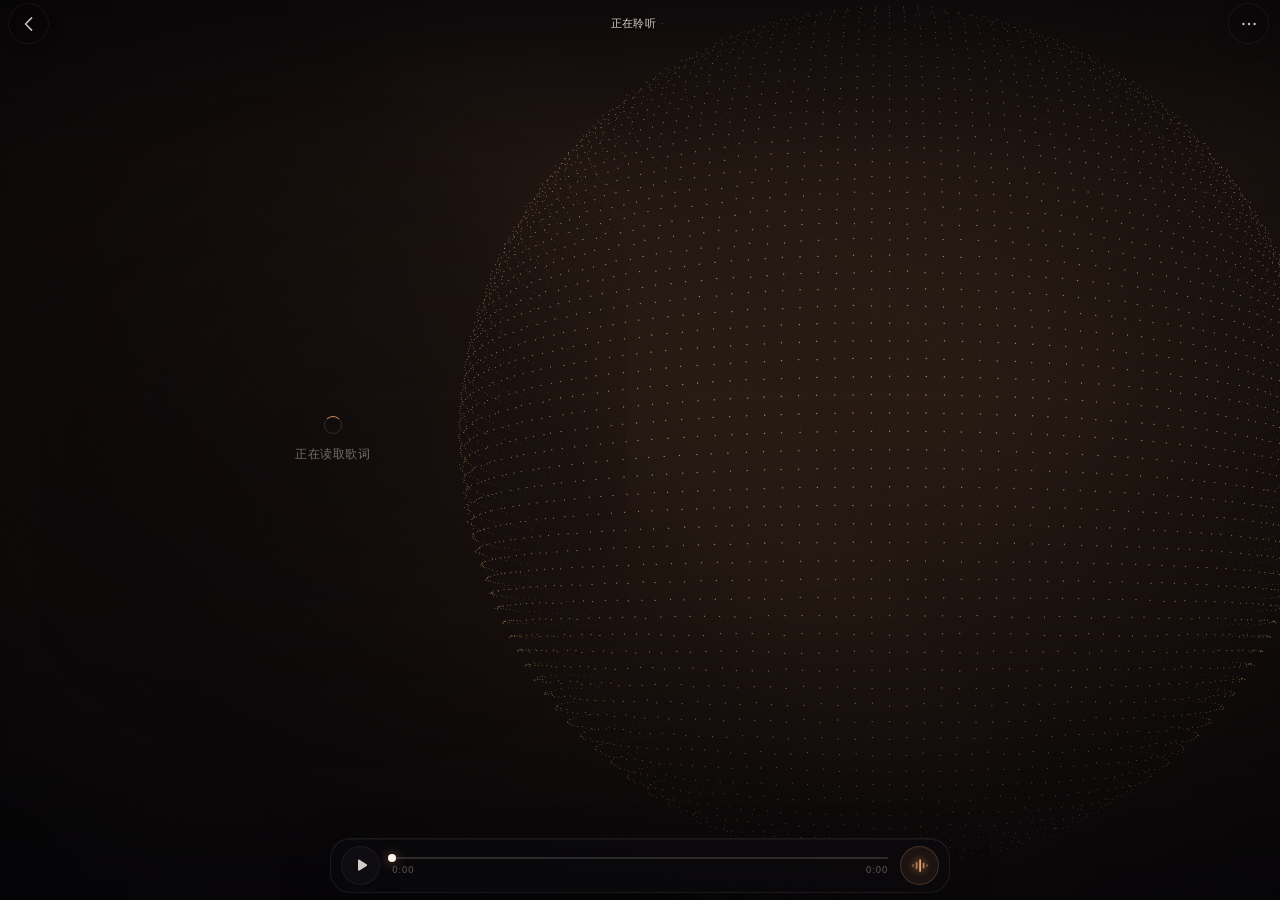
<file: app/src/main/assets/soundfield/index.html>
<!doctype html>
<html lang="zh-CN">
<head>
  <meta charset="utf-8">
  <meta name="viewport" content="width=device-width, initial-scale=1, maximum-scale=1, user-scalable=no, viewport-fit=cover">
  <meta name="color-scheme" content="dark">
  <meta name="theme-color" content="#07070b">
  <title>CatMusic · 声场</title>
  <link rel="stylesheet" href="style.css">
</head>
<body>
  <div class="ambient" aria-hidden="true"></div>
  <canvas id="field" aria-hidden="true"></canvas>
  <div class="vignette" aria-hidden="true"></div>
  <div class="grain" aria-hidden="true"></div>

  <main class="shell" id="shell">
    <header class="topbar">
      <button class="icon-button" id="close-page" type="button" aria-label="返回封面">
        <svg viewBox="0 0 24 24" aria-hidden="true">
          <path d="M14.8 5.4 8.2 12l6.6 6.6" fill="none" stroke="currentColor" stroke-width="1.8" stroke-linecap="round" stroke-linejoin="round"/>
        </svg>
      </button>

      <div class="track-meta" id="track-meta">
        <span class="track-kicker">CatMusic 声场</span>
        <div class="track-line">
          <span class="track-title" id="track-title">正在聆听</span>
          <span class="track-divider" id="track-divider" aria-hidden="true">·</span>
          <span class="track-artist" id="track-artist"></span>
        </div>
      </div>

      <button class="icon-button" id="open-menu" type="button" aria-label="声场设置" aria-haspopup="dialog" aria-expanded="false">
        <svg viewBox="0 0 24 24" aria-hidden="true">
          <circle cx="5.3" cy="12" r="1.45" fill="currentColor"/>
          <circle cx="12" cy="12" r="1.45" fill="currentColor"/>
          <circle cx="18.7" cy="12" r="1.45" fill="currentColor"/>
        </svg>
      </button>
    </header>

    <section class="lyrics-stage" id="lyrics-stage" aria-live="polite">
      <div class="lyrics-plane" id="lyrics-plane" hidden>
        <div class="lyrics-track" id="lyrics-track"></div>
      </div>

      <div class="lyrics-state" id="lyrics-loading">
        <span class="spinner" aria-hidden="true"></span>
        <span>正在读取歌词</span>
      </div>

      <div class="lyrics-state empty-state" id="lyrics-empty" hidden>
        <span class="empty-mark" aria-hidden="true">♪</span>
        <strong>还没有歌词</strong>
        <p>导入 LRC 或 TXT，让文字随着声场一起呼吸。</p>
        <button class="empty-button" id="import-empty" type="button">导入歌词</button>
      </div>

      <div class="plain-lyrics" id="plain-lyrics" hidden>
        <div class="plain-inner" id="plain-inner"></div>
      </div>
    </section>

    <div class="lyric-seek-hud" id="lyric-seek-hud" hidden aria-live="polite">
      <span class="lyric-seek-time" id="lyric-seek-time">0:00</span>
      <span class="lyric-seek-hint" id="lyric-seek-hint">上滑快进 · 下滑回退</span>
      <span class="lyric-seek-return" id="lyric-seek-return">3 秒后返回</span>
    </div>

    <div class="dock" id="dock">
      <div class="calibration-panel" id="calibration" hidden>
        <div class="calibration-head">
          <div>
            <span class="calibration-title">歌词校准</span>
            <span class="calibration-note">＋ 歌词延后 · − 歌词提前</span>
          </div>
          <button class="text-button" id="calibration-done" type="button">完成</button>
        </div>
        <div class="calibration-row">
          <button class="step-button" id="offset-minus" type="button" aria-label="歌词提前 0.1 秒">−0.1</button>
          <span class="offset-value" id="offset-value">+0.0 秒</span>
          <button class="step-button" id="offset-plus" type="button" aria-label="歌词延后 0.1 秒">+0.1</button>
          <button class="text-button" id="offset-reset" type="button">归零</button>
        </div>
      </div>

      <div class="transport-bar">
        <button class="round-button play-button" id="play-button" type="button" aria-label="播放">
          <svg class="play-icon" id="play-icon" viewBox="0 0 24 24" aria-hidden="true">
            <path d="M8.4 5.5c0-.9.98-1.45 1.74-1l8.6 5.5c.74.47.74 1.53 0 2l-8.6 5.5c-.76.45-1.74-.1-1.74-1V5.5Z" fill="currentColor"/>
          </svg>
          <svg class="pause-icon" id="pause-icon" viewBox="0 0 24 24" aria-hidden="true" hidden>
            <rect x="7.3" y="5.4" width="3.2" height="13.2" rx="1.5" fill="currentColor"/>
            <rect x="13.5" y="5.4" width="3.2" height="13.2" rx="1.5" fill="currentColor"/>
          </svg>
        </button>

        <div class="progress-area" id="progress-area" aria-label="播放进度">
          <div class="progress-rail">
            <div class="progress-track"></div>
            <div class="progress-fill" id="progress-fill"></div>
            <div class="progress-thumb" id="progress-thumb"></div>
          </div>
          <div class="time-row">
            <span id="position-time">0:00</span>
            <span id="duration-time">0:00</span>
          </div>
        </div>

        <button class="round-button field-button" id="field-toggle" type="button" aria-label="关闭声场">
          <svg viewBox="0 0 24 24" aria-hidden="true">
            <rect x="3.7" y="10.2" width="2.0" height="3.6" rx="1" fill="currentColor" opacity=".45"/>
            <rect x="7.7" y="7.8" width="2.0" height="8.4" rx="1" fill="currentColor" opacity=".66"/>
            <rect x="11.7" y="4.8" width="2.0" height="14.4" rx="1" fill="currentColor"/>
            <rect x="15.7" y="8.8" width="2.0" height="6.4" rx="1" fill="currentColor" opacity=".72"/>
            <rect x="19.7" y="10.6" width="2.0" height="2.8" rx="1" fill="currentColor" opacity=".45"/>
          </svg>
        </button>
      </div>
    </div>

    <div class="menu-layer" id="menu-layer" hidden>
      <div class="menu-scrim" id="menu-scrim"></div>
      <section class="menu-panel" id="menu-panel" role="dialog" aria-modal="true" aria-labelledby="menu-title">
        <div class="menu-head">
          <div>
            <span class="menu-kicker">SOUND FIELD</span>
            <h2 id="menu-title">声场设置</h2>
          </div>
          <button class="menu-close" id="close-menu" type="button" aria-label="关闭设置">
            <svg viewBox="0 0 24 24" aria-hidden="true">
              <path d="m7 7 10 10M17 7 7 17" fill="none" stroke="currentColor" stroke-width="1.8" stroke-linecap="round"/>
            </svg>
          </button>
        </div>

        <p class="menu-intro" id="field-hint">左右拖动可连续旋转星潮 360°，上下拖动倾斜视角，双指张合缩放；上下拖动歌词预览跳转，轻点歌词跳转。</p>

        <section class="menu-section effect-section">
          <div class="section-heading">
            <span>声场效果</span>
            <span class="section-value" id="effect-name">星潮</span>
          </div>
          <div class="effect-grid" role="group" aria-label="选择声场效果">
            <button class="effect-card" type="button" data-effect="orbit" aria-pressed="true">
              <span class="effect-glyph orbit-glyph" aria-hidden="true">
                <i></i><i></i><i></i><i></i><i></i>
              </span>
              <span class="effect-copy">
                <strong>星潮</strong>
                <small>万点封面球</small>
              </span>
              <span class="effect-check" aria-hidden="true"></span>
            </button>
            <button class="effect-card" type="button" data-effect="tide" aria-pressed="false">
              <span class="effect-glyph tide-glyph" aria-hidden="true">
                <i></i><i></i><i></i>
              </span>
              <span class="effect-copy">
                <strong>回声</strong>
                <small>声波涟漪</small>
              </span>
              <span class="effect-check" aria-hidden="true"></span>
            </button>
          </div>
          <p class="effect-description" id="effect-description">星潮把当前封面铺成约一万个规则排列的光点；低频让球壳呼吸，鼓点将它炸成空心云团，封面换色时光点同步换色。</p>
        </section>

        <section class="menu-section setting-section">
          <div class="slider-row">
            <div class="slider-head">
              <span>鼓点律动</span>
              <span class="section-value" id="beat-value">65%</span>
            </div>
            <input class="range-input" id="beat-range" type="range" min="0" max="100" step="5" value="65" aria-label="鼓点律动强度">
          </div>
          <div class="slider-row">
            <div class="slider-head">
              <span>歌词行数</span>
              <span class="section-value" id="lines-value">7 行</span>
            </div>
            <input class="range-input" id="lines-range" type="range" min="3" max="10" step="1" value="7" aria-label="歌词显示行数">
          </div>
          <div class="slider-row">
            <div class="slider-head">
              <span>陀螺仪灵敏度</span>
              <span class="section-value" id="gyro-sensitivity-value">100%</span>
            </div>
            <input class="range-input" id="gyro-sensitivity-range" type="range" min="0" max="200" step="10" value="100" aria-label="陀螺仪灵敏度">
          </div>
        </section>

        <section class="menu-section action-section">
          <div class="action-grid">
            <button class="action-row" type="button" data-action="gyro">
              <span>姿态陀螺仪</span>
              <span class="action-value" id="gyro-value">关</span>
            </button>
            <button class="action-row" type="button" data-action="reset-view">重置声场视角</button>
            <button class="action-row" type="button" data-action="calibrate">
              <span>歌词校准</span>
              <span class="action-value" id="menu-offset">+0.0s</span>
            </button>
            <button class="action-row" type="button" data-action="import">导入 / 更换歌词</button>
            <button class="action-row" type="button" data-action="close-soundfield">关闭声场</button>
            <button class="action-row" type="button" data-action="back-cover">返回封面</button>
          </div>
        </section>

        <p class="menu-foot">全部画面在本机 WebGL 中生成 · 不联网 · 不使用麦克风</p>
      </section>
    </div>

    <div class="toast" id="toast" role="status" aria-live="polite"></div>
  </main>

  <div class="boot" id="boot">
    <div class="boot-inner">
      <span class="boot-eyebrow">CatMusic</span>
      <span class="boot-title">声场</span>
      <span class="boot-line"><i></i></span>
    </div>
  </div>

  <script src="field.js"></script>
  <script src="app.js"></script>
</body>
</html>
</file>
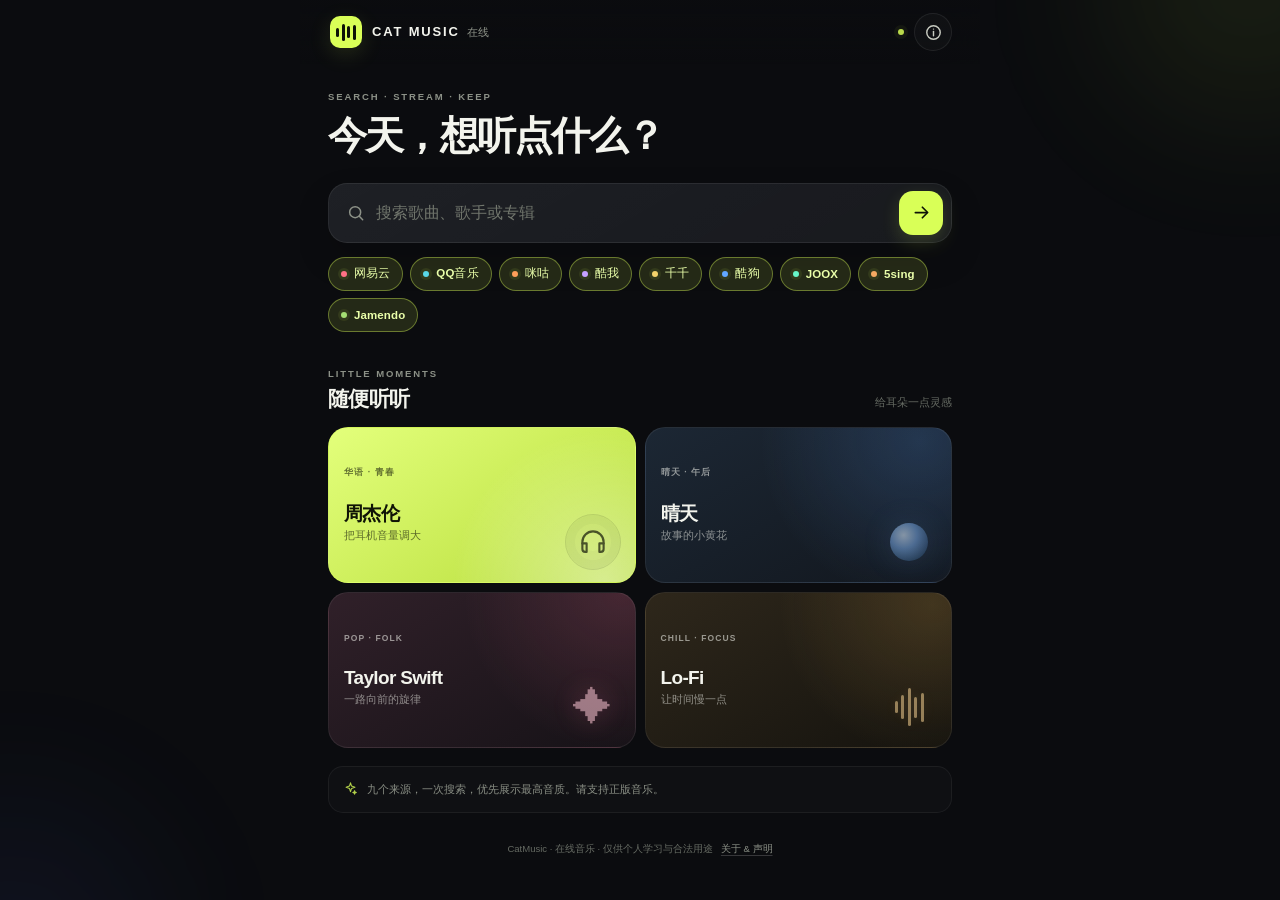
<file: app/src/main/assets/musicdl/www/index.html>
<!DOCTYPE html>
<html lang="zh-CN">
<head>
    <meta charset="UTF-8" />
    <meta name="viewport" content="width=device-width, initial-scale=1, viewport-fit=cover" />
    <meta name="color-scheme" content="dark" />
    <meta name="theme-color" content="#0B0C0F" />
    <meta name="referrer" content="no-referrer" />
    <title>CatMusic · 在线音乐</title>
    <link rel="stylesheet" href="app.css" />
</head>
<body>

<svg xmlns="http://www.w3.org/2000/svg" class="svg-sprite" aria-hidden="true">
    <symbol id="i-search" viewBox="0 0 24 24">
        <circle cx="11" cy="11" r="6.6"></circle>
        <path d="M16 16l4 4"></path>
    </symbol>
    <symbol id="i-arrow" viewBox="0 0 24 24">
        <path d="M5 12h13"></path>
        <path d="M13 6l6 6-6 6"></path>
    </symbol>
    <symbol id="i-info" viewBox="0 0 24 24">
        <circle cx="12" cy="12" r="8.5"></circle>
        <path d="M12 10.7v5.4"></path>
        <path d="M12 7.7h.01"></path>
    </symbol>
    <symbol id="i-download" viewBox="0 0 24 24">
        <path d="M12 4v10"></path>
        <path d="M8 10.5l4 4 4-4"></path>
        <path d="M5 19h14"></path>
    </symbol>
    <symbol id="i-play" viewBox="0 0 24 24">
        <path d="M8.5 5.8l9.3 6.2-9.3 6.2z" fill="currentColor" stroke="none"></path>
    </symbol>
    <symbol id="i-pause" viewBox="0 0 24 24">
        <path d="M8.3 5.7h2.5v12.6H8.3zM13.2 5.7h2.5v12.6h-2.5z" fill="currentColor" stroke="none"></path>
    </symbol>
    <symbol id="i-prev" viewBox="0 0 24 24">
        <path d="M6.5 5.5v13"></path>
        <path d="M18 6.5L9.5 12l8.5 5.5z" fill="currentColor" stroke="none"></path>
    </symbol>
    <symbol id="i-next" viewBox="0 0 24 24">
        <path d="M17.5 5.5v13"></path>
        <path d="M6 6.5l8.5 5.5L6 17.5z" fill="currentColor" stroke="none"></path>
    </symbol>
    <symbol id="i-chevron-down" viewBox="0 0 24 24">
        <path d="M5.5 9l6.5 6 6.5-6"></path>
    </symbol>
    <symbol id="i-close" viewBox="0 0 24 24">
        <path d="M6 6l12 12M18 6L6 18"></path>
    </symbol>
    <symbol id="i-music" viewBox="0 0 24 24">
        <path d="M9 18V6.8l9-2v10.4"></path>
        <circle cx="6.7" cy="18" r="2.6"></circle>
        <circle cx="15.7" cy="15.2" r="2.6"></circle>
    </symbol>
    <symbol id="i-check" viewBox="0 0 24 24">
        <path d="M5 12.7l4.5 4.3L19 6.9"></path>
    </symbol>
    <symbol id="i-alert" viewBox="0 0 24 24">
        <path d="M12 4.5l8.5 15H3.5z"></path>
        <path d="M12 9.5v4"></path>
        <path d="M12 16.8h.01"></path>
    </symbol>
    <symbol id="i-spark" viewBox="0 0 24 24">
        <path d="M12 3l1.7 5.1L19 10l-5.3 1.9L12 17l-1.7-5.1L5 10l5.3-1.9z"></path>
        <path d="M18.5 15.5l.7 2.1 2.1.7-2.1.7-.7 2.1-.7-2.1-2.1-.7 2.1-.7z"></path>
    </symbol>
    <symbol id="i-link" viewBox="0 0 24 24">
        <path d="M10.3 13.7a4.2 4.2 0 006 0l2.4-2.4a4.2 4.2 0 00-6-6l-1.2 1.2"></path>
        <path d="M13.7 10.3a4.2 4.2 0 00-6 0l-2.4 2.4a4.2 4.2 0 006 6l1.2-1.2"></path>
    </symbol>
    <symbol id="i-headphones" viewBox="0 0 24 24">
        <path d="M4.5 13v-1a7.5 7.5 0 0115 0v1"></path>
        <path d="M4.5 13h3v6h-1a2 2 0 01-2-2zM19.5 13h-3v6h1a2 2 0 002-2z"></path>
    </symbol>
</svg>

<div class="ambient ambient-a" aria-hidden="true"></div>
<div class="ambient ambient-b" aria-hidden="true"></div>

<div class="app" id="app">

    <header class="topbar">
        <button class="brand" id="brandBtn" type="button" aria-label="回到首页">
            <span class="brand-mark" aria-hidden="true">
                <i></i><i></i><i></i><i></i>
            </span>
            <span class="brand-words">
                <strong>CAT MUSIC</strong>
                <small>在线</small>
            </span>
        </button>
        <div class="top-actions">
            <span class="status-dot" id="offlineDot" title="在线" aria-label="在线"></span>
            <button class="icon-button" id="searchAgainBtn" type="button" aria-label="重新搜索" hidden>
                <svg class="icon"><use href="#i-search"></use></svg>
            </button>
            <button class="icon-button" id="aboutBtn" type="button" aria-label="关于与声明">
                <svg class="icon"><use href="#i-info"></use></svg>
            </button>
        </div>
    </header>

    <main class="main" id="main">
        <section class="hero" id="hero">
            <p class="eyebrow reveal r1">SEARCH · STREAM · KEEP</p>
            <h1 class="hero-title reveal r2">今天，想听点什么？</h1>

            <form class="searchbox reveal r3" id="searchForm" autocomplete="off">
                <svg class="icon search-icon" aria-hidden="true"><use href="#i-search"></use></svg>
                <input
                    id="searchInput"
                    type="search"
                    name="q"
                    inputmode="search"
                    enterkeyhint="search"
                    maxlength="80"
                    placeholder="搜索歌曲、歌手或专辑"
                    aria-label="搜索歌曲、歌手或专辑"
                    autocomplete="off"
                    spellcheck="false"
                />
                <button class="search-submit" id="searchBtn" type="submit" aria-label="搜索">
                    <svg class="icon search-arrow"><use href="#i-arrow"></use></svg>
                    <span class="button-spinner" aria-hidden="true"></span>
                </button>
            </form>

            <div class="source-strip reveal r3" id="sourceStrip" aria-label="选择音乐来源"></div>

            <div class="recent-row reveal r3" id="recentRow" hidden>
                <span class="recent-label">最近</span>
                <div class="recent-chips" id="recentChips"></div>
            </div>
        </section>

        <section class="discover" id="discover">
            <div class="section-heading reveal r4">
                <div>
                    <p class="eyebrow">LITTLE MOMENTS</p>
                    <h2>随便听听</h2>
                </div>
                <span class="section-aside">给耳朵一点灵感</span>
            </div>

            <div class="mood-grid reveal r4" id="moodGrid">
                <button class="mood-card mood-lime" type="button" data-query="周杰伦">
                    <span class="mood-top">华语 · 青春</span>
                    <span class="mood-title">周杰伦</span>
                    <span class="mood-sub">把耳机音量调大</span>
                    <span class="mood-art" aria-hidden="true">
                        <span class="mood-ring"></span>
                        <svg class="icon"><use href="#i-headphones"></use></svg>
                    </span>
                </button>
                <button class="mood-card mood-blue" type="button" data-query="晴天">
                    <span class="mood-top">晴天 · 午后</span>
                    <span class="mood-title">晴天</span>
                    <span class="mood-sub">故事的小黄花</span>
                    <span class="mood-art" aria-hidden="true">
                        <span class="mood-sun"></span>
                    </span>
                </button>
                <button class="mood-card mood-rose" type="button" data-query="Taylor Swift">
                    <span class="mood-top">POP · FOLK</span>
                    <span class="mood-title">Taylor Swift</span>
                    <span class="mood-sub">一路向前的旋律</span>
                    <span class="mood-art" aria-hidden="true">
                        <span class="mood-spark">✦</span>
                    </span>
                </button>
                <button class="mood-card mood-amber" type="button" data-query="Lo-Fi">
                    <span class="mood-top">CHILL · FOCUS</span>
                    <span class="mood-title">Lo-Fi</span>
                    <span class="mood-sub">让时间慢一点</span>
                    <span class="mood-art" aria-hidden="true">
                        <span class="mood-wave"><i></i><i></i><i></i><i></i><i></i></span>
                    </span>
                </button>
            </div>

            <div class="discover-note reveal r4">
                <svg class="icon"><use href="#i-spark"></use></svg>
                <p>九个来源，一次搜索，优先展示最高音质。请支持正版音乐。</p>
            </div>
        </section>

        <section class="results" id="resultsSection" hidden aria-live="polite">
            <div class="results-head" id="resultsHead">
                <div>
                    <p class="eyebrow">SEARCH RESULTS</p>
                    <h2 id="resultsTitle">搜索结果</h2>
                    <p class="results-sub" id="resultsSub"></p>
                </div>
                <span class="count-pill" id="resultCount" hidden>0</span>
            </div>

            <div class="default-quality" id="defaultQualityBar">
                <span class="default-quality-label">默认下载音质</span>
                <div class="default-quality-options" id="defaultQualityOptions"></div>
            </div>

            <div class="source-errors" id="sourceErrors" hidden></div>

            <div class="track-list" id="trackList"></div>

            <div class="empty-state" id="emptyState" hidden>
                <div class="empty-disc" aria-hidden="true">
                    <span class="empty-disc-label"></span>
                </div>
                <h3>没有找到这首歌</h3>
                <p id="emptyCopy">换个关键词，或者打开更多音乐来源再试试。</p>
                <button class="ghost-button" type="button" id="emptyRetry">再搜一次</button>
            </div>

            <div class="end-cap" id="endCap" hidden>
                <span></span>
                <p>到底啦 · 音乐版权归原作者所有</p>
                <span></span>
            </div>
        </section>

        <footer class="footer" id="footer">
            <p>CatMusic · 在线音乐 · 仅供个人学习与合法用途</p>
            <button type="button" id="footerAbout">关于 & 声明</button>
        </footer>
    </main>

    <div class="mini-player" id="miniPlayer" hidden>
        <div class="mini-progress"><span id="miniProgress"></span></div>
        <button class="mini-open" id="miniOpen" type="button" aria-label="打开播放器">
            <div class="mini-cover" id="miniCover"></div>
            <span class="mini-copy">
                <strong id="miniTitle">未在播放</strong>
                <small id="miniArtist"></small>
            </span>
        </button>
        <div class="mini-actions">
            <button class="mini-button" id="miniPlay" type="button" aria-label="播放或暂停">
                <svg class="icon"><use href="#i-play"></use></svg>
            </button>
            <button class="mini-button" id="miniNext" type="button" aria-label="下一首">
                <svg class="icon"><use href="#i-next"></use></svg>
            </button>
        </div>
    </div>

</div>

<section class="player" id="player" aria-hidden="true" aria-label="播放器">
    <div class="player-backdrop" id="playerBackdrop" aria-hidden="true"></div>
    <div class="player-shade" aria-hidden="true"></div>

    <div class="player-head">
        <button class="round-icon-button" id="closePlayer" type="button" aria-label="收起播放器">
            <svg class="icon"><use href="#i-chevron-down"></use></svg>
        </button>
        <span class="player-source" id="playerSource">NOW PLAYING</span>
        <button class="round-icon-button" id="playerDownload" type="button" aria-label="下载当前歌曲">
            <svg class="icon"><use href="#i-download"></use></svg>
        </button>
    </div>

    <div class="player-content">
        <div class="art-area">
            <div class="player-art" id="playerArt">
                <div class="art-fallback" aria-hidden="true">
                    <svg class="icon"><use href="#i-music"></use></svg>
                </div>
                <img id="playerArtImage" alt="" hidden />
                <span class="art-glint" aria-hidden="true"></span>
                <span class="art-loading" id="artLoading" hidden><i></i><i></i><i></i></span>
            </div>
        </div>

        <div class="player-copy">
            <div class="title-line">
                <div class="title-block">
                    <h2 id="playerTitle">选择一首歌</h2>
                    <p id="playerArtist">搜索后点击任意结果开始播放</p>
                </div>
                <button class="lyric-button" id="lyricsToggle" type="button" aria-label="查看歌词" disabled>
                    <span>词</span>
                </button>
            </div>

            <div class="player-error" id="playerError" hidden>
                <svg class="icon"><use href="#i-alert"></use></svg>
                <span id="playerErrorText">暂时无法播放这首歌</span>
            </div>

            <div class="progress-block">
                <input class="seek" id="seekBar" type="range" min="0" max="1000" value="0" step="1" aria-label="播放进度" />
                <div class="time-line">
                    <span id="currentTime">0:00</span>
                    <span class="quality-badge" id="qualityBadge" hidden></span>
                    <span id="totalTime">0:00</span>
                </div>
            </div>

            <div class="player-controls">
                <button class="skip-button" id="prevBtn" type="button" aria-label="上一首">
                    <svg class="icon"><use href="#i-prev"></use></svg>
                </button>
                <button class="main-play" id="playBtn" type="button" aria-label="播放">
                    <svg class="icon"><use href="#i-play"></use></svg>
                    <span class="main-spinner" aria-hidden="true"></span>
                </button>
                <button class="skip-button" id="nextBtn" type="button" aria-label="下一首">
                    <svg class="icon"><use href="#i-next"></use></svg>
                </button>
            </div>

            <p class="queue-caption" id="queueCaption"></p>
        </div>
    </div>

    <div class="lyrics-panel" id="lyricsPanel" aria-hidden="true">
        <div class="lyrics-head">
            <span>LYRICS</span>
            <button class="round-icon-button small" id="closeLyrics" type="button" aria-label="收起歌词">
                <svg class="icon"><use href="#i-chevron-down"></use></svg>
            </button>
        </div>
        <div class="lyrics-scroll" id="lyricsScroll">
            <p class="lyrics-empty">暂无歌词</p>
        </div>
    </div>
</section>

<div class="sheet-scrim" id="scrim" hidden></div>

<section class="about-sheet" id="aboutSheet" aria-hidden="true" aria-label="关于与声明">
    <div class="sheet-handle" aria-hidden="true"></div>
    <div class="about-head">
        <div class="brand-mark large" aria-hidden="true"><i></i><i></i><i></i><i></i></div>
        <div>
            <h2>CatMusic · 在线音乐</h2>
            <p>轻量、直接的私人音乐搜索器 · 集成自 MusicDL</p>
        </div>
        <button class="round-icon-button" id="closeAbout" type="button" aria-label="关闭">
            <svg class="icon"><use href="#i-close"></use></svg>
        </button>
    </div>
    <div class="about-body">
        <p class="about-lead">把 musicdl 的搜索与保存体验收进 CatMusic 的一个简单页面。没有账号，没有自建服务器，所有请求都由你的设备直接完成。保存时可以选择存入播放器音乐馆，或只保留音乐文件。</p>

        <div class="about-facts">
            <div><span>来源</span><strong>网易云 / QQ / 咪咕 / 酷我 / 千千<br />酷狗 / JOOX / 5sing / Jamendo</strong></div>
            <div><span>保存位置</span><strong>播放器音乐馆 / 音乐 / CatMusic</strong></div>
            <div><span>版本</span><strong>CatMusic 1.26.0</strong></div>
        </div>

        <button class="about-link" type="button" data-external="https://github.com/CharlesPikachu/musicdl">
            <span>
                <small>灵感与上游项目</small>
                <strong>CharlesPikachu / musicdl</strong>
            </span>
            <svg class="icon"><use href="#i-arrow"></use></svg>
        </button>
        <button class="about-link" type="button" data-external="https://github.com/CharlesPikachu/musicsquare">
            <span>
                <small>公开接口与浏览器实现</small>
                <strong>CharlesPikachu / MusicSquare</strong>
            </span>
            <svg class="icon"><use href="#i-arrow"></use></svg>
        </button>
        <button class="about-link" type="button" data-external="https://github.com/CharlesPikachu/musicdl/blob/master/LICENSE">
            <span>
                <small>上游项目许可证</small>
                <strong>PolyForm Noncommercial 1.0.0</strong>
            </span>
            <svg class="icon"><use href="#i-arrow"></use></svg>
        </button>

        <div class="disclaimer">
            <svg class="icon"><use href="#i-info"></use></svg>
            <p>本应用是非官方、非商业的轻量客户端，仅用于个人学习与合法授权内容的检索/试听。应用不托管音频文件，不内置账号 Cookie，也不提供 DRM 解密；无法获取公开播放地址的曲目会直接提示不可用。音乐版权归各音乐平台及权利人所有，请遵守平台条款并支持正版。</p>
        </div>

        <p class="about-fineprint">API 可能随平台调整而失效。若某个来源暂时不可用，可以切换其他来源。搜索会优先解析并显示最高可用音质的真实文件大小，默认按无损下载。QQ 音乐仅展示可免费试听的曲目。Jamendo 曲目来自 Creative Commons 曲库。</p>
    </div>
</section>

<div class="sheet-scrim save-scrim" id="saveScrim" hidden></div>

<section class="save-sheet" id="saveSheet" aria-hidden="true" aria-label="保存歌曲">
    <div class="sheet-handle" aria-hidden="true"></div>
    <div class="save-head">
        <div class="save-cover" id="saveCover">
            <svg class="icon"><use href="#i-music"></use></svg>
        </div>
        <div class="save-copy">
            <h2 id="saveTitle">保存歌曲</h2>
            <p id="saveArtist"></p>
            <span class="save-size" id="saveSize"></span>
        </div>
        <button class="round-icon-button" id="closeSave" type="button" aria-label="关闭">
            <svg class="icon"><use href="#i-close"></use></svg>
        </button>
    </div>

    <div class="save-quality-block">
        <div class="save-quality-head">
            <span>音质</span>
            <span id="saveQualityNote">标准</span>
        </div>
        <div class="save-quality-options" id="saveQualityOptions"></div>
    </div>

    <div class="save-options" id="saveOptions">
        <button class="save-option is-selected" id="saveModeLibrary" type="button">
            <span class="save-option-copy">
                <strong>存入播放器</strong>
                <small>加入音乐馆，可离线播放、统计与使用音浪</small>
            </span>
            <span class="save-radio" aria-hidden="true"></span>
        </button>
        <button class="save-option" id="saveModePublic" type="button">
            <span class="save-option-copy">
                <strong>仅保存到音乐 / CatMusic</strong>
                <small>保留文件供其他应用使用，不加入音乐馆</small>
            </span>
            <span class="save-radio" aria-hidden="true"></span>
        </button>
    </div>

    <label class="save-lyrics" id="saveLyricsRow">
        <input type="checkbox" id="saveLyrics" checked />
        <span>
            <strong>同时加入歌词</strong>
            <small id="saveLyricsHint">播放页可直接查看</small>
        </span>
    </label>

    <div class="save-progress" id="saveProgress" hidden>
        <div class="save-progress-head">
            <span id="saveProgressText">准备下载…</span>
            <span id="saveProgressPct"></span>
        </div>
        <div class="save-progress-track"><span id="saveProgressBar"></span></div>
    </div>

    <div class="save-actions">
        <button class="save-cancel" id="saveCancel" type="button">取消</button>
        <button class="save-confirm" id="saveConfirm" type="button">存入播放器</button>
    </div>
</section>

<div class="toast" id="toast" role="status" aria-live="polite"></div>

<audio id="audio" preload="metadata"></audio>

<script src="app.js"></script>
<script>
    // The WebView is hosted inside a Compose AndroidView. On its first layout
    // Blink can keep a zero-height viewport for percentage/100vh rules even
    // after the native view has a real size. Pin the document to the visual
    // viewport and keep it in sync so the page never collapses.
    (function () {
        function fitViewport() {
            var height = window.innerHeight ||
                (window.visualViewport && window.visualViewport.height);
            if (height > 0) {
                document.documentElement.style.height = height + "px";
                document.body.style.height = height + "px";
            }
        }
        fitViewport();
        window.addEventListener("resize", fitViewport);
        if (window.visualViewport) {
            window.visualViewport.addEventListener("resize", fitViewport);
        }
    })();
</script>
</body>
</html>
</file>
<file: app/src/main/assets/soundfield/style.css>
:root {
  --safe-top: 0px;
  --safe-bottom: 0px;
  --safe-left: 0px;
  --safe-right: 0px;
  --app-vh: 1vh;
  --accent: #ffad72;
  --accent-rgb: 255, 173, 114;
  --paper: #fff8f0;
  --paper-soft: rgba(255, 244, 235, .78);
  --muted: rgba(240, 219, 205, .46);
  --hairline: rgba(255, 255, 255, .078);
  --ease: cubic-bezier(.22, 1, .36, 1);
}

* {
  box-sizing: border-box;
  -webkit-tap-highlight-color: transparent;
}

[hidden] {
  display: none !important;
}

html,
body {
  width: 100%;
  height: 100%;
  margin: 0;
  padding: 0;
  overflow: hidden;
  background: #060609;
  -webkit-text-size-adjust: 100%;
}

body {
  font-family: "Noto Sans SC", "Source Han Sans SC", "PingFang SC",
    "HarmonyOS Sans SC", "Microsoft YaHei", system-ui, -apple-system, sans-serif;
  color: var(--paper);
  touch-action: manipulation;
  -webkit-user-select: none;
  user-select: none;
}

button,
input {
  font: inherit;
  color: inherit;
}

button {
  border: 0;
  padding: 0;
  background: transparent;
  cursor: pointer;
}

button:focus-visible,
input:focus-visible {
  outline: 1.5px solid rgba(var(--accent-rgb), .78);
  outline-offset: 3px;
}

/* ------------------------------------------------------------------ stage */

.ambient {
  position: fixed;
  inset: 0;
  z-index: 0;
  background:
    radial-gradient(ellipse 56% 50% at 72% 38%, rgba(var(--accent-rgb), .20), transparent 72%),
    radial-gradient(ellipse 64% 54% at 38% 78%, rgba(84, 54, 80, .25), transparent 74%),
    linear-gradient(156deg, #0b0a10 0%, #07070b 46%, #050508 100%);
}

#field {
  position: fixed;
  inset: 0;
  z-index: 1;
  display: block;
  width: 100%;
  height: 100%;
  pointer-events: none;
  background: #060609;
}

body.no-webgl #field {
  display: none;
}

body.no-webgl .ambient {
  background:
    radial-gradient(ellipse 58% 46% at 70% 42%, rgba(var(--accent-rgb), .38), transparent 70%),
    radial-gradient(ellipse 64% 54% at 32% 74%, rgba(76, 46, 76, .38), transparent 76%),
    linear-gradient(156deg, #0c0a11 0%, #07070b 48%, #050508 100%);
}

.vignette {
  position: fixed;
  inset: 0;
  z-index: 2;
  pointer-events: none;
  background:
    linear-gradient(to bottom,
      rgba(3, 3, 7, .52) 0%,
      rgba(3, 3, 7, .08) 18%,
      rgba(3, 3, 7, 0) 44%,
      rgba(3, 3, 7, .10) 68%,
      rgba(3, 3, 7, .58) 100%),
    radial-gradient(ellipse 68% 56% at 50% 46%,
      transparent 36%, rgba(3, 3, 7, .26) 100%);
}

.grain {
  position: fixed;
  inset: 0;
  z-index: 3;
  pointer-events: none;
  opacity: 0;
}

.shell {
  position: fixed;
  inset: 0;
  z-index: 4;
  pointer-events: none;
  opacity: 0;
  transition: opacity .62s var(--ease);
}

body.stage-ready .shell {
  opacity: 1;
}

/* ------------------------------------------------------------------ top */

.topbar {
  position: absolute;
  top: calc(var(--safe-top) + 5px);
  left: calc(var(--safe-left) + 8px);
  right: calc(var(--safe-right) + 8px);
  min-height: 48px;
  display: grid;
  grid-template-columns: 46px minmax(0, 1fr) 46px;
  align-items: center;
  gap: 10px;
  pointer-events: none;
}

.icon-button {
  width: 44px;
  height: 44px;
  display: grid;
  place-items: center;
  border-radius: 50%;
  border: 1px solid rgba(255, 255, 255, .055);
  background: rgba(11, 10, 14, .18);
  color: rgba(255, 247, 240, .76);
  pointer-events: auto;
  -webkit-backdrop-filter: blur(12px) saturate(1.1);
  backdrop-filter: blur(12px) saturate(1.1);
  filter: drop-shadow(0 2px 10px rgba(0, 0, 0, .28));
  transition: background .18s ease, color .18s ease, transform .18s ease;
}

.icon-button:active {
  transform: scale(.93);
  background: rgba(255, 255, 255, .10);
  color: var(--paper);
}

.icon-button svg {
  width: 22px;
  height: 22px;
  display: block;
}

#open-menu svg {
  width: 20px;
  height: 20px;
}

.track-meta {
  min-width: 0;
  text-align: center;
  pointer-events: none;
  text-shadow: 0 2px 16px rgba(0, 0, 0, .46);
}

.track-kicker {
  display: inline-flex;
  align-items: center;
  gap: 6px;
  font-size: 8px;
  font-weight: 600;
  line-height: 1;
  letter-spacing: .18em;
  color: rgba(255, 236, 224, .38);
  text-transform: uppercase;
}

.track-kicker::before {
  content: "";
  width: 3px;
  height: 3px;
  border-radius: 50%;
  background: var(--accent);
  box-shadow: 0 0 7px rgba(var(--accent-rgb), .6);
}

.track-line {
  min-width: 0;
  margin-top: 4px;
  display: flex;
  align-items: baseline;
  justify-content: center;
  gap: 5px;
  white-space: nowrap;
}

.track-title {
  min-width: 0;
  max-width: 52vw;
  overflow: hidden;
  text-overflow: ellipsis;
  font-size: 12px;
  font-weight: 560;
  letter-spacing: .014em;
  color: rgba(255, 248, 242, .84);
}

.track-divider {
  flex: 0 0 auto;
  font-size: 10px;
  color: rgba(255, 241, 231, .26);
}

.track-artist {
  min-width: 0;
  max-width: 32vw;
  overflow: hidden;
  text-overflow: ellipsis;
  font-size: 10px;
  font-weight: 450;
  letter-spacing: .02em;
  color: rgba(245, 222, 207, .46);
}

/* ---------------------------------------------------------------- lyrics */

.lyrics-stage {
  position: absolute;
  left: var(--safe-left);
  right: var(--safe-right);
  top: calc(var(--safe-top) + 64px);
  bottom: calc(var(--safe-bottom) + 106px);
  overflow: hidden;
  pointer-events: none;
  perspective: 1000px;
  perspective-origin: 50% 50%;
  -webkit-mask-image: linear-gradient(to bottom,
    transparent 0%, #000 13%, #000 86%, transparent 100%);
  mask-image: linear-gradient(to bottom,
    transparent 0%, #000 13%, #000 86%, transparent 100%);
  transition: bottom .36s var(--ease), top .36s var(--ease);
}

.lyrics-stage::before {
  content: "";
  position: absolute;
  inset: 8% 3% 10%;
  border-radius: 44%;
  background: radial-gradient(ellipse at center,
    rgba(4, 4, 9, .30) 0%,
    rgba(4, 4, 9, .12) 48%,
    transparent 74%);
  pointer-events: none;
}

body.mode-tide .lyrics-stage::before {
  inset: 4% -2% 5%;
  border-radius: 38%;
  background:
    radial-gradient(ellipse 66% 57% at 50% 48%,
      rgba(4, 4, 9, .60) 0%,
      rgba(4, 4, 9, .36) 48%,
      rgba(4, 4, 9, .10) 70%,
      transparent 82%),
    linear-gradient(to bottom,
      transparent 0%, rgba(4, 4, 9, .12) 30%,
      rgba(4, 4, 9, .14) 65%, transparent 100%);
}

body.calibrating .lyrics-stage {
  bottom: calc(var(--safe-bottom) + 184px);
}

.lyrics-plane {
  position: absolute;
  inset: 0;
  transform-style: preserve-3d;
  transform-origin: 50% 50%;
  will-change: transform;
  pointer-events: none;
}

.lyrics-track {
  position: absolute;
  top: 50%;
  left: 0;
  right: 0;
  transform: translate3d(0, 0, 0);
  transform-style: preserve-3d;
  transition: transform .66s var(--ease);
  pointer-events: none;
  will-change: transform;
}

.lyrics-track.no-transition {
  transition: none !important;
}

.lyric-line {
  position: relative;
  display: block;
  width: 100%;
  padding:
    var(--line-pad-y, 9px)
    clamp(18px, 7vw, 74px);
  background: transparent;
  text-align: center;
  color: rgba(239, 225, 221, .22);
  pointer-events: auto;
  cursor: pointer;
  touch-action: none;
  transition:
    opacity .46s ease,
    color .40s ease,
    transform .52s var(--ease);
}

.lyric-seek-hud {
  position: fixed;
  left: 50%;
  top: calc(var(--safe-top) + 74px);
  z-index: 6;
  display: flex;
  width: max-content;
  max-width: calc(100% - 24px);
  align-items: baseline;
  gap: 8px;
  padding: 6px 12px;
  border: 1px solid rgba(255, 255, 255, .08);
  border-radius: 999px;
  background: rgba(7, 7, 12, .66);
  box-shadow: 0 8px 24px rgba(0, 0, 0, .24);
  -webkit-backdrop-filter: blur(14px);
  backdrop-filter: blur(14px);
  pointer-events: none;
  opacity: 0;
  transform: translate(-50%, -5px);
  transition: opacity .18s ease, transform .22s ease;
}

.layout-landscape .lyric-seek-hud {
  left: calc(var(--safe-left) + 26vw);
  top: calc(var(--safe-top) + 54px);
}

.lyric-seek-hud[hidden] {
  display: none;
}

.lyric-seek-hud.visible {
  opacity: 1;
  transform: translate(-50%, 0);
}

.lyric-seek-time {
  color: var(--accent);
  font-size: 15px;
  font-weight: 700;
  letter-spacing: .02em;
  font-variant-numeric: tabular-nums;
}

.lyric-seek-hint {
  color: rgba(255, 248, 243, .58);
  font-size: 10px;
  white-space: nowrap;
}

.lyric-seek-return {
  color: rgba(255, 248, 243, .30);
  font-size: 9px;
  white-space: nowrap;
}

.lyric-line:active .lyric-text {
  opacity: .82;
}

.lyric-text {
  display: -webkit-box;
  overflow: hidden;
  -webkit-line-clamp: 3;
  -webkit-box-orient: vertical;
  font-size: var(--line-size, 27px);
  font-weight: 520;
  line-height: 1.28;
  letter-spacing: .012em;
  text-wrap: balance;
  white-space: pre-wrap;
  text-shadow: 0 2px 20px rgba(0, 0, 0, .35);
  transform-origin: 50% 55%;
  transition: color .36s ease, opacity .36s ease, transform .09s linear;
}

.lyric-translation {
  display: -webkit-box;
  overflow: hidden;
  -webkit-line-clamp: 2;
  -webkit-box-orient: vertical;
  margin-top: var(--translation-gap, 4px);
  font-size: var(--translation-size, 14px);
  font-weight: 470;
  line-height: 1.48;
  letter-spacing: .015em;
  color: rgba(223, 199, 198, .52);
  text-wrap: balance;
  white-space: pre-wrap;
  transition: color .36s ease, opacity .36s ease;
}

.lyric-line.near {
  color: rgba(246, 230, 223, .42);
  transform: scale(.978);
}

.lyric-line.far {
  color: rgba(238, 218, 213, .24);
  transform: scale(.958);
}

.lyric-line.faint {
  color: rgba(232, 210, 205, .11);
  transform: scale(.938);
}

.lyric-line.off {
  opacity: 0 !important;
  pointer-events: none;
}

.lyric-line.active {
  color: var(--paper);
  transform: scale(1.018);
}

.lyric-line.active .lyric-text {
  font-weight: 730;
  color: #fffcfa;
  transform: scale(calc(1 + var(--beat-pulse, 0) * .026));
  text-shadow:
    0 0 22px rgba(var(--accent-rgb), .24),
    0 0 46px rgba(var(--accent-rgb), .10),
    0 2px 22px rgba(0, 0, 0, .42);
}

.lyric-line.active .lyric-translation {
  color: rgba(255, 240, 228, .82);
  text-shadow: 0 0 20px rgba(var(--accent-rgb), .10);
}

.lyric-line.seek-target {
  color: var(--paper);
  transform: scale(1.018);
}

.lyric-line.seek-target .lyric-text {
  color: #fffcfa;
  font-weight: 730;
  text-shadow:
    0 0 22px rgba(var(--accent-rgb), .34),
    0 0 46px rgba(var(--accent-rgb), .16),
    0 2px 22px rgba(0, 0, 0, .42);
}

.lyric-line.seek-target .lyric-translation {
  color: rgba(255, 240, 228, .82);
  text-shadow: 0 0 20px rgba(var(--accent-rgb), .14);
}

.lyrics-state {
  position: absolute;
  inset: 0;
  display: flex;
  flex-direction: column;
  align-items: center;
  justify-content: center;
  gap: 12px;
  color: rgba(246, 229, 219, .45);
  font-size: 12px;
  letter-spacing: .05em;
  text-align: center;
}

.spinner {
  width: 18px;
  height: 18px;
  border-radius: 50%;
  border: 1.5px solid rgba(255, 255, 255, .13);
  border-top-color: rgba(var(--accent-rgb), .85);
  animation: spin 1.05s linear infinite;
}

.empty-state {
  padding: 0 34px;
}

.empty-mark {
  width: 42px;
  height: 42px;
  display: grid;
  place-items: center;
  border-radius: 50%;
  border: 1px solid rgba(var(--accent-rgb), .20);
  background: rgba(var(--accent-rgb), .055);
  color: rgba(255, 229, 210, .70);
  font-size: 18px;
  line-height: 1;
  box-shadow: 0 0 34px rgba(var(--accent-rgb), .08);
}

.empty-state strong {
  margin-top: 4px;
  font-size: 20px;
  font-weight: 650;
  letter-spacing: .035em;
  color: rgba(255, 248, 242, .92);
}

.empty-state p {
  max-width: 310px;
  margin: -3px 0 4px;
  font-size: 12px;
  line-height: 1.7;
  letter-spacing: .015em;
  color: rgba(229, 207, 198, .50);
}

.empty-button {
  min-height: 34px;
  padding: 8px 19px;
  border-radius: 999px;
  border: 1px solid rgba(var(--accent-rgb), .25);
  background: rgba(var(--accent-rgb), .07);
  color: rgba(255, 226, 204, .92);
  font-size: 12px;
  letter-spacing: .03em;
  pointer-events: auto;
  transition: background .18s ease, transform .18s ease;
}

.empty-button:active {
  transform: scale(.95);
  background: rgba(var(--accent-rgb), .14);
}

.plain-lyrics {
  position: absolute;
  inset: 0;
  overflow-y: auto;
  overscroll-behavior: contain;
  -webkit-overflow-scrolling: touch;
  scrollbar-width: none;
  touch-action: pan-y;
  pointer-events: auto;
  padding: clamp(52px, 12vh, 112px) 0;
  -webkit-mask-image: linear-gradient(to bottom,
    transparent 0%, #000 7%, #000 92%, transparent 100%);
  mask-image: linear-gradient(to bottom,
    transparent 0%, #000 7%, #000 92%, transparent 100%);
}

.plain-lyrics::-webkit-scrollbar {
  display: none;
}

.plain-inner {
  display: flex;
  flex-direction: column;
  align-items: center;
  gap: .88em;
  padding: 0 8%;
}

.plain-line {
  max-width: 760px;
  text-align: center;
  font-size: clamp(16px, 4.2vw, 22px);
  line-height: 1.66;
  letter-spacing: .015em;
  color: rgba(240, 224, 222, .68);
  text-wrap: balance;
  white-space: pre-wrap;
}

.plain-line small {
  display: block;
  margin-top: 3px;
  font-size: .62em;
  font-weight: 450;
  line-height: 1.5;
  color: rgba(229, 205, 199, .40);
}

/* ------------------------------------------------------------------ dock */

.dock {
  position: absolute;
  left: 0;
  right: 0;
  bottom: calc(var(--safe-bottom) + 7px);
  display: flex;
  flex-direction: column;
  align-items: center;
  padding-left: calc(var(--safe-left) + 18px);
  padding-right: calc(var(--safe-right) + 18px);
  pointer-events: none;
}

.transport-bar {
  width: min(585px, 100%);
  min-height: 64px;
  display: flex;
  align-items: center;
  gap: 12px;
  padding: 9px 12px;
  border-radius: 23px;
  border: 1px solid rgba(255, 255, 255, .072);
  background: rgba(12, 11, 16, .40);
  box-shadow:
    0 18px 50px rgba(0, 0, 0, .28),
    inset 0 1px 0 rgba(255, 255, 255, .045);
  -webkit-backdrop-filter: blur(22px) saturate(1.22);
  backdrop-filter: blur(22px) saturate(1.22);
  pointer-events: auto;
}

.round-button {
  flex: 0 0 44px;
  width: 44px;
  height: 44px;
  display: grid;
  place-items: center;
  border-radius: 50%;
  border: 1px solid rgba(255, 255, 255, .05);
  background: rgba(255, 255, 255, .026);
  color: rgba(255, 248, 241, .82);
  transition: background .18s ease, color .18s ease, transform .16s ease, box-shadow .24s ease;
}

.round-button:active {
  transform: scale(.91);
  background: rgba(255, 255, 255, .10);
}

.play-button svg {
  width: 22px;
  height: 22px;
  display: block;
}

.field-button {
  position: relative;
  color: rgba(var(--accent-rgb), .94);
  border-color: rgba(var(--accent-rgb), .18);
  background: rgba(var(--accent-rgb), .075);
}

.field-button::after {
  content: "";
  position: absolute;
  inset: 7px;
  border-radius: 50%;
  background: radial-gradient(circle, rgba(var(--accent-rgb), .18), transparent 68%);
  pointer-events: none;
}

.field-button svg {
  width: 23px;
  height: 23px;
  display: block;
  position: relative;
  z-index: 1;
  filter: drop-shadow(0 0 7px rgba(var(--accent-rgb), .30));
}

.progress-area {
  flex: 1 1 auto;
  min-width: 0;
  height: 46px;
  padding-top: 4px;
  pointer-events: auto;
  touch-action: none;
}

.progress-rail {
  position: relative;
  width: 100%;
  height: 26px;
  display: flex;
  align-items: center;
  cursor: pointer;
}

.progress-track,
.progress-fill {
  position: absolute;
  left: 0;
  top: 50%;
  height: 2px;
  border-radius: 2px;
  transform: translateY(-50%);
}

.progress-track {
  right: 0;
  background: rgba(255, 240, 230, .15);
}

.progress-fill {
  width: 100%;
  transform-origin: left center;
  transform: translateY(-50%) scaleX(0);
  background: linear-gradient(90deg,
    rgba(var(--accent-rgb), .72),
    rgba(255, 241, 225, .96));
  box-shadow: 0 0 11px rgba(var(--accent-rgb), .20);
}

.progress-thumb {
  position: absolute;
  top: 50%;
  left: 0;
  width: 8px;
  height: 8px;
  border-radius: 50%;
  transform: translate(-50%, -50%);
  background: #fff5ec;
  box-shadow: 0 0 12px rgba(var(--accent-rgb), .60);
  transition: width .16s ease, height .16s ease;
}

.progress-area.dragging .progress-thumb {
  width: 12px;
  height: 12px;
}

.progress-area.dragging .progress-fill {
  background: linear-gradient(90deg, rgba(var(--accent-rgb), .92), #fff8ef);
  box-shadow: 0 0 17px rgba(var(--accent-rgb), .42);
}

.time-row {
  display: flex;
  justify-content: space-between;
  margin-top: -4px;
  font-size: 9px;
  font-weight: 500;
  line-height: 1;
  letter-spacing: .06em;
  color: rgba(244, 225, 214, .36);
  font-variant-numeric: tabular-nums;
}

/* ----------------------------------------------------------- calibration */

.calibration-panel {
  width: min(585px, 100%);
  margin-bottom: 9px;
  padding: 13px 14px 13px;
  border-radius: 20px;
  border: 1px solid rgba(255, 255, 255, .08);
  background: rgba(13, 12, 18, .90);
  box-shadow: 0 16px 44px rgba(0, 0, 0, .32);
  pointer-events: auto;
  animation: panelIn .28s var(--ease);
}

.calibration-head {
  display: flex;
  align-items: flex-start;
  justify-content: space-between;
  gap: 10px;
}

.calibration-title {
  display: block;
  font-size: 12px;
  font-weight: 600;
  letter-spacing: .05em;
  color: rgba(255, 247, 240, .90);
}

.calibration-note {
  display: block;
  margin-top: 4px;
  font-size: 9.5px;
  letter-spacing: .015em;
  color: rgba(232, 210, 201, .40);
}

.text-button {
  min-height: 28px;
  padding: 3px 6px;
  color: rgba(var(--accent-rgb), .82);
  font-size: 12px;
  letter-spacing: .02em;
}

.calibration-row {
  display: flex;
  align-items: center;
  gap: 8px;
  margin-top: 10px;
}

.step-button {
  flex: 0 0 auto;
  min-width: 59px;
  height: 35px;
  border-radius: 11px;
  border: 1px solid rgba(255, 255, 255, .075);
  background: rgba(255, 255, 255, .045);
  color: rgba(255, 247, 240, .86);
  font-size: 12.5px;
  font-weight: 600;
  letter-spacing: .015em;
}

.step-button:active {
  background: rgba(255, 255, 255, .10);
  transform: scale(.96);
}

.offset-value {
  flex: 1;
  min-width: 0;
  text-align: center;
  font-size: 15px;
  font-weight: 600;
  font-variant-numeric: tabular-nums;
  letter-spacing: .02em;
  color: #fff5ea;
  text-shadow: 0 0 15px rgba(var(--accent-rgb), .16);
}

/* ------------------------------------------------------------------ menu */

.menu-layer {
  position: fixed;
  inset: 0;
  z-index: 30;
  pointer-events: none;
}

.menu-scrim {
  position: absolute;
  inset: 0;
  background: rgba(3, 3, 7, .56);
  pointer-events: auto;
  animation: fadeIn .22s ease;
}

.menu-panel {
  position: absolute;
  left: 50%;
  top: 50%;
  width: min(356px, calc(100vw - 28px));
  max-height: 640px;
  overflow-y: auto;
  overscroll-behavior: contain;
  -webkit-overflow-scrolling: touch;
  scrollbar-width: none;
  touch-action: pan-y;
  transform: translate(-50%, -50%);
  padding: 15px 13px 13px;
  border-radius: 25px;
  border: 1px solid rgba(255, 255, 255, .09);
  background: linear-gradient(180deg, #19171e 0%, #0e0d13 100%);
  box-shadow:
    0 34px 90px rgba(0, 0, 0, .62),
    inset 0 1px 0 rgba(255, 255, 255, .05);
  pointer-events: auto;
  animation: menuIn .28s var(--ease);
}

.menu-panel::-webkit-scrollbar {
  display: none;
}

.menu-head {
  display: flex;
  align-items: flex-start;
  justify-content: space-between;
  gap: 12px;
  padding: 2px 3px 0 6px;
}

.menu-kicker {
  display: block;
  font-size: 8px;
  font-weight: 650;
  letter-spacing: .20em;
  color: rgba(var(--accent-rgb), .54);
}

.menu-head h2 {
  margin: 5px 0 0;
  font-size: 20px;
  font-weight: 640;
  letter-spacing: .02em;
  color: rgba(255, 249, 244, .96);
}

.menu-close {
  width: 34px;
  height: 34px;
  display: grid;
  place-items: center;
  flex: 0 0 auto;
  border-radius: 50%;
  background: rgba(255, 255, 255, .055);
  color: rgba(255, 247, 240, .66);
  transition: background .16s ease, transform .16s ease, color .16s ease;
}

.menu-close:active {
  transform: scale(.92);
  background: rgba(255, 255, 255, .12);
  color: var(--paper);
}

.menu-close svg {
  width: 16px;
  height: 16px;
  display: block;
}

.menu-intro {
  margin: 9px 6px 4px;
  font-size: 10.5px;
  line-height: 1.6;
  letter-spacing: .012em;
  color: rgba(235, 214, 205, .43);
}

.menu-section {
  margin-top: 11px;
  padding: 11px 10px;
  border-radius: 17px;
  border: 1px solid rgba(255, 255, 255, .055);
  background: rgba(255, 255, 255, .025);
}

.section-heading,
.slider-head {
  display: flex;
  align-items: center;
  justify-content: space-between;
  gap: 12px;
  font-size: 12px;
  letter-spacing: .015em;
  color: rgba(255, 247, 240, .88);
}

.section-value {
  font-size: 10.5px;
  font-weight: 500;
  letter-spacing: .02em;
  color: rgba(var(--accent-rgb), .74);
  font-variant-numeric: tabular-nums;
}

.effect-grid {
  display: grid;
  grid-template-columns: 1fr 1fr;
  gap: 7px;
  margin-top: 9px;
}

.effect-card {
  position: relative;
  min-height: 62px;
  display: flex;
  align-items: center;
  gap: 9px;
  padding: 9px 9px 9px 8px;
  border-radius: 13px;
  border: 1px solid rgba(255, 255, 255, .075);
  background: rgba(255, 255, 255, .025);
  text-align: left;
  color: rgba(255, 244, 237, .56);
  transition: border-color .18s ease, background .18s ease, color .18s ease, transform .16s ease;
}

.effect-card:active {
  transform: scale(.975);
}

.effect-card[aria-pressed="true"] {
  border-color: rgba(var(--accent-rgb), .46);
  background:
    linear-gradient(145deg, rgba(var(--accent-rgb), .15), rgba(var(--accent-rgb), .045));
  color: rgba(255, 244, 234, .94);
  box-shadow: inset 0 1px 0 rgba(255, 255, 255, .07);
}

.effect-glyph {
  flex: 0 0 28px;
  width: 28px;
  height: 28px;
  position: relative;
  display: block;
  color: rgba(var(--accent-rgb), .72);
}

.orbit-glyph i {
  position: absolute;
  width: 3px;
  height: 3px;
  border-radius: 50%;
  background: currentColor;
  box-shadow: 0 0 7px currentColor;
}

.orbit-glyph i:nth-child(1) { left: 12px; top: 2px; }
.orbit-glyph i:nth-child(2) { left: 21px; top: 10px; width: 2px; height: 2px; }
.orbit-glyph i:nth-child(3) { left: 17px; top: 21px; width: 2px; height: 2px; }
.orbit-glyph i:nth-child(4) { left: 6px; top: 20px; }
.orbit-glyph i:nth-child(5) { left: 3px; top: 9px; width: 2px; height: 2px; }

.orbit-glyph::after {
  content: "";
  position: absolute;
  left: 6px;
  top: 6px;
  width: 17px;
  height: 17px;
  border-radius: 50%;
  border: 1px solid rgba(var(--accent-rgb), .28);
  transform: rotate(-18deg) scaleY(.76);
}

.tide-glyph i {
  position: absolute;
  left: 1px;
  width: 26px;
  height: 8px;
  border-top: 1px solid currentColor;
  border-radius: 50%;
  opacity: .66;
}

.tide-glyph i:nth-child(1) { top: 7px; transform: scaleX(.82); }
.tide-glyph i:nth-child(2) { top: 13px; opacity: .9; }
.tide-glyph i:nth-child(3) { top: 19px; transform: scaleX(.88); opacity: .45; }

.effect-copy {
  min-width: 0;
  display: flex;
  flex-direction: column;
  gap: 2px;
}

.effect-copy strong {
  font-size: 12.5px;
  font-weight: 600;
  letter-spacing: .02em;
}

.effect-copy small {
  font-size: 9px;
  letter-spacing: .01em;
  color: rgba(235, 215, 205, .38);
  white-space: nowrap;
}

.effect-check {
  position: absolute;
  right: 7px;
  top: 7px;
  width: 5px;
  height: 5px;
  border-radius: 50%;
  background: transparent;
}

.effect-card[aria-pressed="true"] .effect-check {
  background: var(--accent);
  box-shadow: 0 0 7px rgba(var(--accent-rgb), .8);
}

.effect-description {
  margin: 8px 2px 0;
  font-size: 9.5px;
  line-height: 1.55;
  letter-spacing: .01em;
  color: rgba(234, 212, 202, .40);
}

.setting-section {
  padding: 4px 10px 2px;
}

.slider-row {
  padding: 9px 0 10px;
  border-bottom: 1px solid rgba(255, 255, 255, .05);
}

.slider-row:last-child {
  border-bottom: 0;
  padding-bottom: 8px;
}

.range-input {
  display: block;
  width: 100%;
  height: 22px;
  margin: 7px 0 -1px;
  padding: 0;
  background: transparent;
  touch-action: none;
  -webkit-appearance: none;
  appearance: none;
}

.range-input::-webkit-slider-runnable-track {
  height: 2px;
  border-radius: 2px;
  background: linear-gradient(90deg,
    rgba(var(--accent-rgb), .64),
    rgba(255, 244, 235, .18));
  background-color: rgba(255, 255, 255, .08);
}

.range-input::-webkit-slider-thumb {
  width: 13px;
  height: 13px;
  margin-top: -5.5px;
  border: 0;
  border-radius: 50%;
  background: linear-gradient(145deg, #fff6e9, rgba(var(--accent-rgb), .80));
  box-shadow: 0 0 11px rgba(var(--accent-rgb), .40);
  -webkit-appearance: none;
  appearance: none;
}

.range-input::-moz-range-track {
  height: 2px;
  border-radius: 2px;
  background: rgba(255, 255, 255, .13);
}

.range-input::-moz-range-thumb {
  width: 13px;
  height: 13px;
  border: 0;
  border-radius: 50%;
  background: rgba(var(--accent-rgb), .9);
}

.action-section {
  padding: 3px 7px;
}

.action-grid {
  display: grid;
  grid-template-columns: 1fr;
}

.action-row {
  min-height: 39px;
  display: flex;
  align-items: center;
  justify-content: space-between;
  gap: 12px;
  padding: 9px 7px;
  border-bottom: 1px solid rgba(255, 255, 255, .05);
  border-radius: 9px;
  color: rgba(255, 245, 238, .82);
  font-size: 12px;
  letter-spacing: .012em;
  text-align: left;
  transition: background .15s ease;
}

.action-row:last-child {
  border-bottom: 0;
}

.action-row:active {
  background: rgba(255, 255, 255, .065);
}

.action-row.disabled {
  opacity: .3;
  pointer-events: none;
}

.action-value {
  font-size: 10.5px;
  letter-spacing: .02em;
  color: rgba(var(--accent-rgb), .64);
  font-variant-numeric: tabular-nums;
}

.menu-foot {
  margin: 10px 6px 2px;
  text-align: center;
  font-size: 8.5px;
  line-height: 1.55;
  letter-spacing: .05em;
  color: rgba(234, 213, 204, .28);
}

/* ----------------------------------------------------------------- toast */

.toast {
  position: absolute;
  left: 50%;
  bottom: calc(var(--safe-bottom) + 118px);
  z-index: 40;
  max-width: calc(100vw - 42px);
  padding: 8px 15px;
  border-radius: 999px;
  border: 1px solid rgba(255, 255, 255, .07);
  background: rgba(16, 14, 20, .92);
  box-shadow: 0 10px 30px rgba(0, 0, 0, .28);
  color: rgba(255, 242, 232, .82);
  font-size: 11px;
  line-height: 1.35;
  letter-spacing: .025em;
  text-align: center;
  white-space: nowrap;
  opacity: 0;
  transform: translate(-50%, 7px);
  pointer-events: none;
  transition: opacity .22s ease, transform .24s var(--ease);
}

.toast.visible {
  opacity: 1;
  transform: translate(-50%, 0);
}

/* ------------------------------------------------------------------ boot */

.boot {
  position: fixed;
  inset: 0;
  z-index: 60;
  display: grid;
  place-items: center;
  background:
    radial-gradient(ellipse at 50% 45%, rgba(var(--accent-rgb), .055), transparent 52%),
    #060609;
  transition: opacity .62s ease, visibility .62s ease;
}

.boot.hidden {
  opacity: 0;
  visibility: hidden;
  pointer-events: none;
}

.boot-inner {
  display: flex;
  flex-direction: column;
  align-items: center;
  transform: translateY(-3vh);
}

.boot-eyebrow {
  font-size: 14px;
  font-weight: 500;
  letter-spacing: .22em;
  color: rgba(255, 244, 236, .70);
}

.boot-title {
  margin-top: 7px;
  font-size: 10px;
  letter-spacing: .34em;
  color: rgba(var(--accent-rgb), .46);
}

.boot-line {
  width: 76px;
  height: 1px;
  margin-top: 18px;
  overflow: hidden;
  background: rgba(255, 255, 255, .07);
}

.boot-line i {
  display: block;
  width: 42%;
  height: 100%;
  background: linear-gradient(90deg, transparent, rgba(var(--accent-rgb), .86), transparent);
  animation: bootSlide 1.2s ease-in-out infinite;
}

/* ---------------------------------------------------------------- motion */

@keyframes spin {
  to { transform: rotate(360deg); }
}

@keyframes bootSlide {
  0% { transform: translateX(-110%); }
  100% { transform: translateX(360%); }
}

@keyframes fadeIn {
  from { opacity: 0; }
  to { opacity: 1; }
}

@keyframes menuIn {
  from { opacity: 0; transform: translate(-50%, calc(-50% + 12px)) scale(.985); }
  to { opacity: 1; transform: translate(-50%, -50%) scale(1); }
}

@keyframes panelIn {
  from { opacity: 0; transform: translateY(8px); }
  to { opacity: 1; transform: translateY(0); }
}

/* -------------------------------------------------------------- landscape */

.layout-landscape .topbar {
  top: calc(var(--safe-top) + 2px);
  min-height: 43px;
  grid-template-columns: 44px minmax(0, 1fr) 44px;
}

.layout-landscape .icon-button {
  width: 41px;
  height: 41px;
}

.layout-landscape .track-kicker {
  display: none;
}

.layout-landscape .track-line {
  margin-top: 0;
}

.layout-landscape .track-title {
  max-width: 32vw;
  font-size: 11px;
}

.layout-landscape .track-artist {
  max-width: 22vw;
  font-size: 9.5px;
}

.layout-landscape .lyrics-stage {
  top: calc(var(--safe-top) + 47px);
  left: calc(var(--safe-left) + 3vw);
  right: calc(50% + 1vw);
  bottom: calc(var(--safe-bottom) + 69px);
}

.layout-landscape .lyrics-stage::before {
  inset: 6% -8% 8% -10%;
}

.layout-landscape body.calibrating .lyrics-stage,
body.calibrating.layout-landscape .lyrics-stage {
  bottom: calc(var(--safe-bottom) + 151px);
}

.layout-landscape .lyric-line {
  padding-left: clamp(8px, 3.5vw, 54px);
  padding-right: clamp(8px, 3.5vw, 54px);
}

.layout-landscape .lyric-text {
  -webkit-line-clamp: 2;
}

.layout-landscape .lyric-translation {
  -webkit-line-clamp: 1;
}

.layout-landscape .transport-bar {
  width: min(620px, 100%);
  min-height: 55px;
  padding: 6px 10px;
  border-radius: 20px;
}

.layout-landscape .round-button {
  flex-basis: 39px;
  width: 39px;
  height: 39px;
}

.layout-landscape .play-button svg {
  width: 20px;
  height: 20px;
}

.layout-landscape .field-button svg {
  width: 21px;
  height: 21px;
}

.layout-landscape .progress-area {
  height: 41px;
  padding-top: 1px;
}

.layout-landscape .progress-rail {
  height: 24px;
}

.layout-landscape .calibration-panel {
  width: min(620px, 100%);
  margin-bottom: 7px;
  padding: 10px 13px 10px;
  border-radius: 17px;
}

.layout-landscape .calibration-row {
  margin-top: 8px;
}

.layout-landscape .calibration-note {
  display: none;
}

.layout-landscape .step-button {
  height: 31px;
}

.layout-landscape .toast {
  bottom: calc(var(--safe-bottom) + 68px);
}

.layout-landscape .menu-panel {
  width: min(700px, calc(100vw - 34px));
  padding: 10px 12px 9px;
  display: grid;
  grid-template-columns: minmax(0, 1.08fr) minmax(0, .92fr);
  grid-template-areas:
    "head head"
    "intro intro"
    "effect actions"
    "settings settings"
    "foot foot";
  column-gap: 10px;
  align-content: start;
}

.layout-landscape .menu-head {
  grid-area: head;
  padding: 0 4px 0 5px;
}

.layout-landscape .menu-head h2 {
  margin-top: 3px;
  font-size: 17px;
}

.layout-landscape .menu-intro {
  grid-area: intro;
  margin-top: 5px;
  margin-bottom: 1px;
}

.layout-landscape .menu-section {
  margin-top: 7px;
  padding: 8px 9px;
}

.layout-landscape .effect-section {
  grid-area: effect;
}

.layout-landscape .effect-card {
  min-height: 56px;
}

.layout-landscape .effect-description {
  margin-top: 6px;
}

.layout-landscape .setting-section {
  grid-area: settings;
  display: grid;
  grid-template-columns: repeat(3, minmax(0, 1fr));
  column-gap: 14px;
  padding: 1px 9px;
}

.layout-landscape .slider-row {
  min-width: 0;
  padding: 6px 0;
  border-bottom: 0;
}

.layout-landscape .slider-head {
  gap: 7px;
  font-size: 11px;
}

.layout-landscape .slider-row .range-input {
  margin-top: 5px;
}

.layout-landscape .action-section {
  grid-area: actions;
  padding: 1px 6px;
  align-self: start;
}

.layout-landscape .action-grid {
  grid-template-columns: 1fr 1fr;
  column-gap: 6px;
}

.layout-landscape .action-row {
  min-height: 32px;
  padding: 6px 7px;
  font-size: 11px;
}

.layout-landscape .menu-foot {
  grid-area: foot;
  margin-top: 6px;
}

.layout-landscape.layout-compact .track-artist,
.layout-landscape.layout-compact .track-divider {
  display: none;
}

.layout-landscape.layout-compact .lyric-text {
  -webkit-line-clamp: 1;
}

@media (prefers-reduced-motion: reduce) {
  .shell,
  .lyrics-track,
  .lyric-line,
  .lyric-text {
    transition-duration: .01ms !important;
  }

  .boot-line i,
  .spinner {
    animation-duration: .01ms !important;
  }
}
</file>
<file: app/src/main/assets/musicdl/www/app.css>
/* ============================================================
   CatMusic 在线音乐 — integrated from MusicDL Lite, with its original quiet design.
   ============================================================ */

:root {
    --bg: #0b0c0f;
    --bg-soft: #101216;
    --surface: #14161b;
    --surface-raised: #191c22;
    --text: #f3f4ed;
    --text-soft: #c8cbc1;
    --muted: #8c9187;
    --faint: #666b63;
    --accent: #d9ff57;
    --accent-soft: rgba(217, 255, 87, 0.12);
    --accent-line: rgba(217, 255, 87, 0.38);
    --accent-ink: #0e1206;
    --line: rgba(255, 255, 255, 0.075);
    --line-strong: rgba(255, 255, 255, 0.14);
    --netease: #ff7185;
    --qq: #59d8e7;
    --migu: #ff9f5a;
    --kugou: #62a8ff;
    --kuwo: #c7a2ff;
    --qianqian: #f3d36b;
    --joox: #67f7c8;
    --fivesing: #f5aa62;
    --jamendo: #a5df73;
    --danger: #ff9a8a;
    --font: -apple-system, BlinkMacSystemFont, "SF Pro Display", "Segoe UI",
        "Noto Sans SC", "PingFang SC", "Microsoft YaHei", sans-serif;
    --ease: cubic-bezier(0.22, 0.8, 0.24, 1);
}

* {
    box-sizing: border-box;
    -webkit-tap-highlight-color: transparent;
}

html,
body {
    height: 100%;
    margin: 0;
    overflow: hidden;
}

html {
    color-scheme: dark;
    background: var(--bg);
}

body {
    font-family: var(--font);
    color: var(--text);
    background: var(--bg);
    -webkit-font-smoothing: antialiased;
    text-rendering: optimizeLegibility;
    overscroll-behavior: none;
}

button,
input {
    font: inherit;
    color: inherit;
}

button {
    border: 0;
    padding: 0;
    background: transparent;
    cursor: pointer;
    -webkit-tap-highlight-color: transparent;
}

button:disabled {
    cursor: default;
}

img {
    max-width: 100%;
}

[hidden] {
    display: none !important;
}

::selection {
    background: rgba(217, 255, 87, 0.26);
    color: var(--text);
}

.svg-sprite {
    position: absolute;
    width: 0;
    height: 0;
    overflow: hidden;
}

.icon {
    width: 22px;
    height: 22px;
    fill: none;
    stroke: currentColor;
    stroke-width: 1.8;
    stroke-linecap: round;
    stroke-linejoin: round;
    flex: 0 0 auto;
}

/* Background ------------------------------------------------- */

.ambient {
    position: fixed;
    z-index: 0;
    border-radius: 50%;
    pointer-events: none;
    filter: blur(84px);
    opacity: 0.7;
}

.ambient-a {
    width: 280px;
    height: 280px;
    top: -160px;
    right: -110px;
    background: rgba(190, 235, 64, 0.13);
}

.ambient-b {
    width: 300px;
    height: 300px;
    bottom: -200px;
    left: -140px;
    background: rgba(87, 123, 255, 0.1);
}

.app {
    position: relative;
    z-index: 1;
    width: 100%;
    max-width: 680px;
    height: 100%;
    margin: 0 auto;
    display: flex;
    flex-direction: column;
}

body.player-open .main,
body.sheet-open .main {
    overflow: hidden;
}

/* Top bar ---------------------------------------------------- */

.topbar {
    position: relative;
    z-index: 30;
    flex: 0 0 auto;
    height: 64px;
    padding: 0 20px;
    display: flex;
    align-items: center;
    justify-content: space-between;
    background: linear-gradient(180deg, rgba(11, 12, 15, 0.96), rgba(11, 12, 15, 0.74));
    backdrop-filter: blur(18px);
    -webkit-backdrop-filter: blur(18px);
}

.brand {
    display: flex;
    align-items: center;
    gap: 10px;
    color: var(--text);
    border-radius: 14px;
    padding: 4px 2px;
}

.brand-mark {
    position: relative;
    width: 32px;
    height: 32px;
    display: inline-flex;
    align-items: center;
    justify-content: center;
    gap: 2.5px;
    border-radius: 10px;
    background: var(--accent);
    color: var(--accent-ink);
    box-shadow: 0 6px 22px rgba(217, 255, 87, 0.13);
}

.brand-mark i {
    display: block;
    width: 3px;
    border-radius: 3px;
    background: currentColor;
}

.brand-mark i:nth-child(1) { height: 9px; }
.brand-mark i:nth-child(2) { height: 17px; }
.brand-mark i:nth-child(3) { height: 12px; }
.brand-mark i:nth-child(4) { height: 15px; }

.brand-mark.large {
    width: 46px;
    height: 46px;
    border-radius: 14px;
    gap: 3px;
}

.brand-mark.large i { width: 4px; }
.brand-mark.large i:nth-child(1) { height: 13px; }
.brand-mark.large i:nth-child(2) { height: 23px; }
.brand-mark.large i:nth-child(3) { height: 16px; }
.brand-mark.large i:nth-child(4) { height: 20px; }

.brand-words {
    display: flex;
    align-items: baseline;
    gap: 7px;
}

.brand-words strong {
    font-size: 13px;
    font-weight: 750;
    letter-spacing: 0.14em;
}

.brand-words small {
    font-size: 11px;
    color: var(--muted);
    letter-spacing: 0.06em;
}

.top-actions {
    display: flex;
    align-items: center;
    gap: 10px;
}

.status-dot {
    width: 6px;
    height: 6px;
    border-radius: 50%;
    background: var(--accent);
    box-shadow: 0 0 0 4px rgba(217, 255, 87, 0.06);
    opacity: 0.85;
}

.status-dot.is-offline {
    background: var(--faint);
    box-shadow: none;
}

.icon-button {
    width: 38px;
    height: 38px;
    display: inline-flex;
    align-items: center;
    justify-content: center;
    color: var(--text-soft);
    border-radius: 50%;
    border: 1px solid var(--line);
    background: rgba(255, 255, 255, 0.025);
    transition: border-color 0.2s, color 0.2s, background 0.2s;
}

.icon-button .icon {
    width: 19px;
    height: 19px;
}

.icon-button:active {
    background: rgba(255, 255, 255, 0.08);
}

/* Main / hero ------------------------------------------------ */

.main {
    flex: 1 1 auto;
    min-height: 0;
    overflow-y: auto;
    overflow-x: hidden;
    overscroll-behavior-y: contain;
    -webkit-overflow-scrolling: touch;
    padding: 18px 20px 138px;
    scrollbar-width: none;
    scroll-behavior: smooth;
}

.main::-webkit-scrollbar {
    display: none;
}

.hero {
    padding-top: 8px;
}

.eyebrow {
    margin: 0 0 9px;
    color: var(--muted);
    font-size: 9.5px;
    line-height: 1.4;
    font-weight: 650;
    letter-spacing: 0.2em;
}

.hero-title {
    margin: 0 0 22px;
    max-width: 460px;
    font-size: 32px;
    font-size: clamp(30px, 8.5vw, 39px);
    line-height: 1.24;
    font-weight: 650;
    letter-spacing: -0.045em;
}

.searchbox {
    position: relative;
    display: flex;
    align-items: center;
    gap: 10px;
    min-height: 60px;
    padding: 7px 8px 7px 17px;
    border: 1px solid var(--line);
    border-radius: 19px;
    background:
        linear-gradient(150deg, rgba(255, 255, 255, 0.043), rgba(255, 255, 255, 0.014)),
        var(--surface);
    box-shadow: 0 16px 34px rgba(0, 0, 0, 0.16);
    transition: border-color 0.24s, box-shadow 0.24s, transform 0.24s;
}

.searchbox:focus-within {
    border-color: rgba(217, 255, 87, 0.42);
    box-shadow:
        0 0 0 3px rgba(217, 255, 87, 0.055),
        0 20px 38px rgba(0, 0, 0, 0.22);
}

.searchbox.is-shaking {
    animation: shake 0.35s var(--ease);
}

.search-icon {
    width: 20px;
    height: 20px;
    color: var(--muted);
    transition: color 0.2s;
}

.searchbox:focus-within .search-icon {
    color: var(--accent);
}

#searchInput {
    flex: 1 1 auto;
    min-width: 0;
    height: 44px;
    border: 0;
    outline: 0;
    background: transparent;
    font-size: 15.5px;
    letter-spacing: -0.01em;
    color: var(--text);
    padding: 0;
}

#searchInput::placeholder {
    color: #70756c;
}

#searchInput::-webkit-search-cancel-button,
#searchInput::-webkit-search-decoration {
    -webkit-appearance: none;
    appearance: none;
}

.search-submit {
    position: relative;
    flex: 0 0 auto;
    width: 44px;
    height: 44px;
    border-radius: 14px;
    display: inline-flex;
    align-items: center;
    justify-content: center;
    color: var(--accent-ink);
    background: var(--accent);
    box-shadow: 0 7px 18px rgba(217, 255, 87, 0.16);
    transition: transform 0.18s var(--ease), opacity 0.2s;
}

.search-submit:active {
    transform: scale(0.93);
}

.search-arrow {
    width: 21px;
    height: 21px;
    stroke-width: 2;
}

.button-spinner {
    position: absolute;
    width: 19px;
    height: 19px;
    border-radius: 50%;
    border: 2px solid rgba(14, 18, 6, 0.24);
    border-top-color: var(--accent-ink);
    opacity: 0;
    animation: spin 0.7s linear infinite;
}

.searchbox.is-searching .search-arrow {
    opacity: 0;
}

.searchbox.is-searching .button-spinner {
    opacity: 1;
}

.source-strip {
    display: flex;
    flex-wrap: wrap;
    align-items: center;
    gap: 7px;
    margin-top: 13px;
    padding: 1px 0;
    scrollbar-width: none;
}

.source-strip::-webkit-scrollbar {
    display: none;
}

.source-chip {
    flex: 0 0 auto;
    height: 34px;
    display: inline-flex;
    align-items: center;
    gap: 7px;
    padding: 0 12px;
    border: 1px solid var(--line);
    border-radius: 999px;
    background: rgba(255, 255, 255, 0.018);
    color: #9da298;
    font-size: 11.5px;
    font-weight: 560;
    letter-spacing: 0.01em;
    transition: border-color 0.22s, background 0.22s, color 0.22s;
}

.source-chip .dot {
    width: 6px;
    height: 6px;
    border-radius: 50%;
    background: currentColor;
    opacity: 0.75;
    transition: box-shadow 0.22s, opacity 0.22s;
}

.source-chip[data-source="netease"] { color: var(--netease); }
.source-chip[data-source="qq"] { color: var(--qq); }
.source-chip[data-source="migu"] { color: var(--migu); }
.source-chip[data-source="kugou"] { color: var(--kugou); }
.source-chip[data-source="kuwo"] { color: var(--kuwo); }
.source-chip[data-source="qianqian"] { color: var(--qianqian); }
.source-chip[data-source="joox"] { color: var(--joox); }
.source-chip[data-source="fivesing"] { color: var(--fivesing); }
.source-chip[data-source="jamendo"] { color: var(--jamendo); }

.source-chip .label {
    color: #9ba096;
    transition: color 0.22s;
}

.source-chip[aria-pressed="true"] {
    color: var(--accent);
    border-color: var(--accent-line);
    background: var(--accent-soft);
}

.source-chip[aria-pressed="true"] .dot {
    opacity: 1;
    box-shadow: 0 0 0 3px rgba(217, 255, 87, 0.08);
    background: var(--accent);
}

.source-chip[aria-pressed="true"] .label {
    color: #eaffaa;
}

.source-chip[data-source="netease"][aria-pressed="true"] .dot { background: var(--netease); }
.source-chip[data-source="qq"][aria-pressed="true"] .dot { background: var(--qq); }
.source-chip[data-source="migu"][aria-pressed="true"] .dot { background: var(--migu); }
.source-chip[data-source="kugou"][aria-pressed="true"] .dot { background: var(--kugou); }
.source-chip[data-source="kuwo"][aria-pressed="true"] .dot { background: var(--kuwo); }
.source-chip[data-source="qianqian"][aria-pressed="true"] .dot { background: var(--qianqian); }
.source-chip[data-source="joox"][aria-pressed="true"] .dot { background: var(--joox); }
.source-chip[data-source="fivesing"][aria-pressed="true"] .dot { background: var(--fivesing); }
.source-chip[data-source="jamendo"][aria-pressed="true"] .dot { background: var(--jamendo); }

.source-chip:active {
    transform: scale(0.97);
}

.recent-row {
    margin-top: 15px;
    display: flex;
    align-items: center;
    gap: 10px;
    min-width: 0;
}

.recent-label {
    flex: 0 0 auto;
    font-size: 10px;
    letter-spacing: 0.1em;
    color: var(--faint);
}

.recent-chips {
    display: flex;
    gap: 7px;
    overflow-x: auto;
    scrollbar-width: none;
}

.recent-chips::-webkit-scrollbar {
    display: none;
}

.recent-chip {
    flex: 0 0 auto;
    height: 29px;
    padding: 0 11px;
    border-radius: 999px;
    border: 1px dashed rgba(255, 255, 255, 0.09);
    color: #989d93;
    background: transparent;
    font-size: 11px;
    transition: border-color 0.2s, color 0.2s;
}

.recent-chip:active {
    color: var(--text);
    border-color: var(--line-strong);
}

/* Discover --------------------------------------------------- */

.discover {
    padding-top: 34px;
}

.section-heading {
    display: flex;
    align-items: flex-end;
    justify-content: space-between;
    gap: 14px;
    margin-bottom: 15px;
}

.section-heading .eyebrow {
    margin-bottom: 6px;
}

.section-heading h2,
.results-head h2 {
    margin: 0;
    font-size: 21px;
    line-height: 1.25;
    font-weight: 630;
    letter-spacing: -0.035em;
}

.section-aside {
    color: var(--faint);
    font-size: 10.5px;
    padding-bottom: 2px;
}

.mood-grid {
    display: grid;
    grid-template-columns: repeat(2, minmax(0, 1fr));
    gap: 9px;
}

.mood-card {
    position: relative;
    min-height: 140px;
    padding: 15px;
    overflow: hidden;
    border-radius: 20px;
    text-align: left;
    color: var(--text);
    border: 1px solid rgba(255, 255, 255, 0.07);
    transition: transform 0.22s var(--ease), filter 0.22s;
}

.mood-card:active {
    transform: scale(0.975);
}

.mood-card > span {
    position: relative;
    z-index: 2;
    display: block;
}

.mood-top {
    font-size: 8.5px;
    font-weight: 650;
    letter-spacing: 0.13em;
    text-transform: uppercase;
    opacity: 0.56;
    margin-bottom: 24px;
}

.mood-title {
    font-size: 19px;
    line-height: 1.16;
    font-weight: 650;
    letter-spacing: -0.035em;
    white-space: nowrap;
    overflow: hidden;
    text-overflow: ellipsis;
}

.mood-sub {
    margin-top: 4px;
    font-size: 10.5px;
    opacity: 0.52;
    white-space: nowrap;
    overflow: hidden;
    text-overflow: ellipsis;
}

.mood-lime {
    color: #101406;
    background:
        radial-gradient(circle at 90% 100%, rgba(255, 255, 255, 0.42), transparent 48%),
        linear-gradient(145deg, #e3ff7b, #b7dd3a);
    border-color: rgba(217, 255, 87, 0.35);
}

.mood-lime .mood-top,
.mood-lime .mood-sub {
    opacity: 0.6;
}

.mood-blue {
    background:
        radial-gradient(circle at 90% 9%, rgba(94, 162, 255, 0.18), transparent 52%),
        linear-gradient(150deg, #1c2734, #12171e);
}

.mood-rose {
    background:
        radial-gradient(circle at 96% 0%, rgba(255, 115, 151, 0.16), transparent 48%),
        linear-gradient(150deg, #302029, #161217);
}

.mood-amber {
    background:
        radial-gradient(circle at 94% 8%, rgba(255, 195, 91, 0.15), transparent 48%),
        linear-gradient(150deg, #2e271b, #15130e);
}

.mood-art {
    position: absolute !important;
    z-index: 1 !important;
    right: 13px;
    bottom: 11px;
    width: 58px;
    height: 58px;
    display: flex !important;
    align-items: center;
    justify-content: center;
    opacity: 0.56;
    pointer-events: none;
}

.mood-lime .mood-art {
    opacity: 0.7;
}

.mood-art .icon {
    width: 34px;
    height: 34px;
    stroke-width: 1.5;
}

.mood-ring {
    position: absolute;
    inset: 1px;
    border-radius: 50%;
    border: 1px solid rgba(16, 20, 6, 0.18);
    box-shadow:
        inset 0 0 0 9px rgba(16, 20, 6, 0.04),
        inset 0 0 0 18px rgba(16, 20, 6, 0.04);
}

.mood-sun {
    width: 38px;
    height: 38px;
    border-radius: 50%;
    background: radial-gradient(circle at 36% 32%, #d8ecff, #76a5df 38%, #2f4f74 82%);
    box-shadow: 0 0 32px rgba(119, 168, 229, 0.28);
}

.mood-spark {
    font-size: 39px;
    line-height: 1;
    color: #ffc7d5;
    text-shadow: 0 0 28px rgba(255, 129, 159, 0.4);
}

.mood-wave {
    height: 38px;
    display: flex;
    align-items: center;
    gap: 3.5px;
}

.mood-wave i {
    width: 3px;
    min-height: 6px;
    border-radius: 3px;
    background: #f2cf91;
    box-shadow: 0 0 12px rgba(242, 207, 145, 0.22);
}

.mood-wave i:nth-child(1) { height: 12px; }
.mood-wave i:nth-child(2) { height: 24px; }
.mood-wave i:nth-child(3) { height: 38px; }
.mood-wave i:nth-child(4) { height: 21px; }
.mood-wave i:nth-child(5) { height: 29px; }

.discover-note {
    display: flex;
    align-items: flex-start;
    gap: 9px;
    margin: 18px 0 0;
    padding: 13px 14px;
    border: 1px solid rgba(255, 255, 255, 0.055);
    border-radius: 15px;
    background: rgba(255, 255, 255, 0.018);
}

.discover-note .icon {
    width: 15px;
    height: 15px;
    margin-top: 1px;
    color: var(--accent);
    opacity: 0.8;
}

.discover-note p {
    margin: 0;
    color: #898e84;
    font-size: 10.8px;
    line-height: 1.7;
}

/* Results ---------------------------------------------------- */

.results {
    padding-top: 28px;
    animation: fade-in 0.32s var(--ease);
}

.results-head {
    display: flex;
    align-items: flex-start;
    justify-content: space-between;
    gap: 12px;
    margin-bottom: 16px;
}

.results-head .eyebrow {
    margin-bottom: 6px;
}

.results-sub {
    margin: 7px 0 0;
    color: var(--faint);
    font-size: 11px;
    line-height: 1.5;
    max-width: 370px;
    overflow: hidden;
    display: -webkit-box;
    -webkit-line-clamp: 2;
    -webkit-box-orient: vertical;
}

.count-pill {
    flex: 0 0 auto;
    min-width: 36px;
    height: 28px;
    padding: 0 10px;
    display: inline-flex;
    align-items: center;
    justify-content: center;
    border: 1px solid var(--accent-line);
    border-radius: 999px;
    color: var(--accent);
    background: rgba(217, 255, 87, 0.06);
    font-size: 11px;
    font-weight: 650;
    font-variant-numeric: tabular-nums;
    margin-top: 2px;
}

.default-quality {
    display: flex;
    align-items: center;
    justify-content: space-between;
    gap: 10px;
    margin: -3px 0 15px;
    padding: 8px 9px 8px 12px;
    border: 1px solid var(--line);
    border-radius: 14px;
    background: rgba(255, 255, 255, 0.022);
}

.default-quality-label {
    flex: 0 0 auto;
    color: var(--muted);
    font-size: 10px;
    letter-spacing: 0.01em;
    white-space: nowrap;
}

.default-quality-options {
    display: flex;
    align-items: center;
    gap: 3px;
    padding: 3px;
    border-radius: 10px;
    background: rgba(0, 0, 0, 0.18);
}

.default-quality-option {
    min-height: 26px;
    padding: 0 9px;
    border-radius: 8px;
    color: var(--muted);
    font-size: 9.7px;
    font-weight: 600;
    transition: color 0.2s, background 0.2s;
}

.default-quality-option.is-selected {
    color: var(--accent-ink);
    background: var(--accent);
}

.default-quality-option:active {
    transform: scale(0.96);
}

@media (max-width: 380px) {
    .default-quality {
        margin-bottom: 12px;
    }

    .default-quality-option {
        padding: 0 7px;
        font-size: 9.2px;
    }
}

.source-errors {
    margin: 0 0 12px;
    padding: 11px 13px;
    display: flex;
    flex-direction: column;
    gap: 7px;
    border: 1px solid rgba(255, 192, 105, 0.14);
    border-radius: 14px;
    background: rgba(255, 178, 79, 0.045);
}

.error-line {
    display: flex;
    align-items: flex-start;
    gap: 8px;
    color: #c9ad8c;
    font-size: 11px;
    line-height: 1.55;
}

.error-line .icon {
    width: 14px;
    height: 14px;
    margin-top: 1px;
    color: #e2b67c;
}

.error-line.notice {
    color: #8f948a;
}

.error-line.notice .icon {
    color: #9ea394;
}

.track-list {
    display: flex;
    flex-direction: column;
    gap: 7px;
}

.track {
    position: relative;
    display: flex;
    align-items: center;
    gap: 11px;
    min-height: 68px;
    padding: 7px 8px 7px 7px;
    border: 1px solid rgba(255, 255, 255, 0.05);
    border-radius: 17px;
    background: rgba(255, 255, 255, 0.022);
    outline: none;
    cursor: pointer;
    animation: track-in 0.36s var(--ease) both;
    transition: background 0.2s, border-color 0.2s, transform 0.18s var(--ease);
}

@media (hover: hover) {
    .track:hover {
        background: rgba(255, 255, 255, 0.042);
        border-color: rgba(255, 255, 255, 0.09);
    }
}

.track:active {
    transform: scale(0.986);
}

.track:focus-visible {
    border-color: var(--accent-line);
    box-shadow: 0 0 0 2px rgba(217, 255, 87, 0.12);
}

.track.is-current {
    border-color: rgba(217, 255, 87, 0.23);
    background: linear-gradient(95deg, rgba(217, 255, 87, 0.075), rgba(217, 255, 87, 0.022));
}

.cover {
    position: relative;
    flex: 0 0 auto;
    overflow: hidden;
    border-radius: 13px;
    background: linear-gradient(145deg, var(--a, #262b32), var(--b, #101215));
    isolation: isolate;
}

.cover img {
    position: absolute;
    inset: 0;
    width: 100%;
    height: 100%;
    object-fit: cover;
    display: block;
}

.cover-fallback {
    position: absolute;
    inset: 0;
    display: flex;
    align-items: center;
    justify-content: center;
    color: rgba(255, 255, 255, 0.65);
    background:
        radial-gradient(circle at 72% 24%, rgba(255, 255, 255, 0.2), transparent 42%),
        linear-gradient(145deg, var(--a, #2a2f37), var(--b, #121519));
}

.cover-fallback .icon {
    width: 20px;
    height: 20px;
    opacity: 0.75;
}

.track-cover {
    width: 53px;
    height: 53px;
    border-radius: 13px;
}

.track-copy {
    flex: 1 1 auto;
    min-width: 0;
    display: flex;
    flex-direction: column;
    justify-content: center;
    gap: 4px;
    padding-right: 2px;
}

.track-title {
    display: flex;
    align-items: center;
    gap: 6px;
    min-width: 0;
}

.track-title h3 {
    margin: 0;
    min-width: 0;
    overflow: hidden;
    text-overflow: ellipsis;
    white-space: nowrap;
    color: #eceee7;
    font-size: 13.8px;
    font-weight: 600;
    letter-spacing: -0.012em;
}

.track-title h3 .current-bars {
    display: none;
}

.pay-tag {
    flex: 0 0 auto;
    padding: 2px 5px;
    border-radius: 5px;
    border: 1px solid rgba(255, 194, 105, 0.22);
    background: rgba(255, 178, 79, 0.08);
    color: #d9b47e;
    font-size: 8px;
    line-height: 1.2;
    font-weight: 600;
    letter-spacing: 0.03em;
}

.track-meta {
    display: flex;
    align-items: center;
    gap: 6px;
    min-width: 0;
    color: var(--muted);
    font-size: 10.7px;
    line-height: 1.3;
}

.track-artist {
    min-width: 0;
    overflow: hidden;
    text-overflow: ellipsis;
    white-space: nowrap;
    max-width: 57%;
}

.meta-dot {
    flex: 0 0 auto;
    width: 2px;
    height: 2px;
    border-radius: 50%;
    background: var(--faint);
}

.track-source {
    flex: 0 0 auto;
    display: inline-flex;
    align-items: center;
    gap: 4px;
    color: var(--muted);
    font-size: 9.5px;
    letter-spacing: 0.015em;
}

.track-source::before {
    content: "";
    width: 4px;
    height: 4px;
    border-radius: 50%;
    background: currentColor;
}

.track-source[data-source="netease"] { color: #c78b93; }
.track-source[data-source="qq"] { color: #7fb7bd; }
.track-source[data-source="migu"] { color: #c79b7d; }
.track-source[data-source="kugou"] { color: #86aed1; }
.track-source[data-source="kuwo"] { color: #a793bd; }
.track-source[data-source="qianqian"] { color: #c9b77d; }
.track-source[data-source="joox"] { color: #82b7a6; }
.track-source[data-source="fivesing"] { color: #c7a47d; }
.track-source[data-source="jamendo"] { color: #9ebb83; }

.track-album {
    min-width: 0;
    overflow: hidden;
    text-overflow: ellipsis;
    white-space: nowrap;
    color: var(--faint);
}

.track-size {
    flex: 0 0 auto;
    padding: 2px 5px;
    border: 1px solid rgba(217, 255, 87, 0.16);
    border-radius: 5px;
    background: rgba(217, 255, 87, 0.07);
    color: var(--accent);
    font-size: 9px;
    line-height: 1.2;
    letter-spacing: 0.01em;
    white-space: nowrap;
}

.track-actions {
    flex: 0 0 auto;
    display: flex;
    align-items: center;
    gap: 1px;
}

.track-play-indicator {
    width: 24px;
    height: 24px;
    display: none;
    align-items: center;
    justify-content: center;
    gap: 2px;
}

.track-play-indicator i {
    width: 2px;
    border-radius: 2px;
    background: var(--accent);
    animation: eq 0.9s ease-in-out infinite;
}

.track-play-indicator i:nth-child(1) { height: 5px; animation-delay: -0.3s; }
.track-play-indicator i:nth-child(2) { height: 11px; animation-delay: -0.6s; }
.track-play-indicator i:nth-child(3) { height: 7px; animation-delay: -0.15s; }

.track.is-current .track-play-indicator {
    display: inline-flex;
}

.track.is-current.paused .track-play-indicator i {
    animation-play-state: paused;
}

.track-download {
    position: relative;
    width: 40px;
    height: 40px;
    display: inline-flex;
    align-items: center;
    justify-content: center;
    border-radius: 50%;
    color: #858a81;
    border: 1px solid transparent;
    transition: color 0.2s, background 0.2s, border-color 0.2s;
}

.track-download .icon {
    width: 17px;
    height: 17px;
}

.track-download:active {
    background: rgba(255, 255, 255, 0.08);
}

.track-download.is-busy .icon {
    opacity: 0;
}

.track-download.is-busy::after {
    content: "";
    position: absolute;
    width: 14px;
    height: 14px;
    border: 1.8px solid rgba(255, 255, 255, 0.18);
    border-top-color: var(--accent);
    border-radius: 50%;
    animation: spin 0.75s linear infinite;
}

.track-download.is-done {
    color: var(--accent);
}

.track-download.is-done .icon {
    width: 18px;
    height: 18px;
}

.track-download[disabled] {
    opacity: 0.35;
}

.paid-track .track-cover {
    filter: saturate(0.72) brightness(0.85);
}

.loading-track {
    pointer-events: none;
}

.skeleton {
    position: relative;
    overflow: hidden;
    background: rgba(255, 255, 255, 0.035);
}

.skeleton::after {
    content: "";
    position: absolute;
    inset: 0;
    transform: translateX(-100%);
    background: linear-gradient(90deg, transparent, rgba(255, 255, 255, 0.055), transparent);
    animation: shimmer 1.5s infinite;
}

.skeleton-cover {
    width: 53px;
    height: 53px;
    border-radius: 13px;
}

.skeleton-lines {
    flex: 1 1 auto;
    display: flex;
    flex-direction: column;
    gap: 7px;
}

.skeleton-line {
    height: 9px;
    border-radius: 999px;
}

.skeleton-line.primary {
    width: 56%;
    height: 11px;
}

.skeleton-line.secondary {
    width: 36%;
    height: 8px;
}

.empty-state {
    padding: 40px 18px 30px;
    text-align: center;
    display: flex;
    flex-direction: column;
    align-items: center;
}

.empty-disc {
    position: relative;
    width: 90px;
    height: 90px;
    margin-bottom: 20px;
    border-radius: 50%;
    background:
        repeating-radial-gradient(circle at 50% 50%, #1d2026 0 2px, #121419 3px 5px);
    border: 1px solid rgba(255, 255, 255, 0.06);
    box-shadow: 0 16px 36px rgba(0, 0, 0, 0.3);
}

.empty-disc::before {
    content: "";
    position: absolute;
    inset: 27px;
    border-radius: 50%;
    background: var(--accent);
    opacity: 0.9;
}

.empty-disc::after {
    content: "";
    position: absolute;
    width: 9px;
    height: 9px;
    left: 50%;
    top: 50%;
    transform: translate(-50%, -50%);
    border-radius: 50%;
    background: #0b0c0f;
}

.empty-disc-label {
    position: absolute;
    inset: -8px;
    border-radius: 50%;
    border: 1px dashed rgba(217, 255, 87, 0.13);
}

.empty-state h3 {
    margin: 0;
    font-size: 17px;
    font-weight: 600;
    letter-spacing: -0.025em;
}

.empty-state p {
    margin: 8px 0 18px;
    max-width: 290px;
    color: var(--muted);
    font-size: 11.5px;
    line-height: 1.7;
}

.ghost-button {
    height: 38px;
    padding: 0 16px;
    border: 1px solid var(--line-strong);
    border-radius: 999px;
    color: var(--text-soft);
    font-size: 11.5px;
    background: rgba(255, 255, 255, 0.02);
    transition: background 0.2s, border-color 0.2s;
}

.ghost-button:active {
    background: rgba(255, 255, 255, 0.07);
}

.end-cap {
    display: flex;
    align-items: center;
    gap: 12px;
    padding: 26px 8px 4px;
}

.end-cap span {
    flex: 1;
    height: 1px;
    background: var(--line);
}

.end-cap p {
    flex: 0 0 auto;
    margin: 0;
    color: var(--faint);
    font-size: 9px;
    letter-spacing: 0.01em;
}

.footer {
    display: flex;
    align-items: center;
    justify-content: center;
    flex-wrap: wrap;
    gap: 8px;
    padding: 28px 0 4px;
    color: var(--faint);
    font-size: 9.5px;
    line-height: 1.6;
}

.footer p {
    margin: 0;
}

.footer button {
    color: #8c9187;
    font-size: 9.5px;
    text-decoration: underline;
    text-underline-offset: 3px;
    text-decoration-color: rgba(255, 255, 255, 0.18);
}

/* Mini player ------------------------------------------------ */

.mini-player {
    position: fixed;
    z-index: 40;
    left: 50%;
    bottom: 10px;
    width: calc(100% - 22px);
    max-width: 658px;
    height: 68px;
    transform: translate(-50%, calc(100% + 28px));
    display: flex;
    align-items: center;
    gap: 6px;
    padding: 10px;
    border: 1px solid rgba(255, 255, 255, 0.09);
    border-radius: 21px;
    background: rgba(23, 25, 30, 0.92);
    backdrop-filter: blur(24px) saturate(130%);
    -webkit-backdrop-filter: blur(24px) saturate(130%);
    box-shadow: 0 20px 44px rgba(0, 0, 0, 0.46);
    transition: transform 0.38s var(--ease), opacity 0.25s;
    overflow: hidden;
}

.mini-player.is-visible {
    transform: translate(-50%, 0);
}

.mini-progress {
    position: absolute;
    top: 0;
    left: 0;
    right: 0;
    height: 2px;
    background: rgba(255, 255, 255, 0.055);
}

.mini-progress span {
    display: block;
    width: 0;
    height: 100%;
    background: var(--accent);
    border-radius: 0 2px 2px 0;
    transition: width 0.15s linear;
}

.mini-open {
    flex: 1 1 auto;
    min-width: 0;
    display: flex;
    align-items: center;
    gap: 10px;
    text-align: left;
    border-radius: 12px;
}

.mini-cover {
    flex: 0 0 auto;
    width: 46px;
    height: 46px;
    border-radius: 12px;
    overflow: hidden;
    position: relative;
    background: linear-gradient(145deg, var(--a, #292e36), var(--b, #111317));
}

.mini-cover img {
    position: absolute;
    inset: 0;
    z-index: 1;
    width: 100%;
    height: 100%;
    object-fit: cover;
    display: block;
}

.mini-cover .cover-fallback {
    border-radius: 12px;
}

.mini-copy {
    min-width: 0;
    display: flex;
    flex-direction: column;
    gap: 3px;
}

.mini-copy strong {
    max-width: 210px;
    overflow: hidden;
    text-overflow: ellipsis;
    white-space: nowrap;
    color: #edf0e8;
    font-size: 12.5px;
    font-weight: 600;
    letter-spacing: -0.015em;
}

.mini-copy small {
    max-width: 210px;
    overflow: hidden;
    text-overflow: ellipsis;
    white-space: nowrap;
    color: #878c82;
    font-size: 10px;
}

.mini-actions {
    flex: 0 0 auto;
    display: flex;
    align-items: center;
    gap: 2px;
}

.mini-button {
    width: 38px;
    height: 38px;
    border-radius: 50%;
    display: inline-flex;
    align-items: center;
    justify-content: center;
    color: #d4d7cf;
    transition: background 0.2s, color 0.2s, transform 0.16s;
}

.mini-button .icon {
    width: 19px;
    height: 19px;
}

.mini-button:active {
    transform: scale(0.92);
    background: rgba(255, 255, 255, 0.06);
}

#miniPlay {
    background: var(--accent);
    color: var(--accent-ink);
    width: 40px;
    height: 40px;
    margin-left: 2px;
}

#miniPlay .icon {
    width: 18px;
    height: 18px;
}

#miniNext {
    color: #8c9187;
}

/* Player ----------------------------------------------------- */

.player {
    position: fixed;
    z-index: 60;
    inset: 0;
    display: flex;
    flex-direction: column;
    padding: 10px 22px 22px;
    overflow: hidden;
    background: var(--bg);
    transform: translateY(103%);
    visibility: hidden;
    transition: transform 0.52s var(--ease), visibility 0s linear 0.52s;
    will-change: transform;
}

.player.is-open {
    transform: translateY(0);
    visibility: visible;
    transition: transform 0.52s var(--ease), visibility 0s;
}

.player-backdrop {
    position: absolute;
    inset: -22px;
    z-index: 0;
    overflow: hidden;
    opacity: 0.7;
    background:
        radial-gradient(circle at 72% 16%, rgba(217, 255, 87, 0.12), transparent 48%),
        radial-gradient(circle at 14% 78%, rgba(78, 116, 255, 0.1), transparent 50%),
        #0e1014;
}

.player-backdrop img {
    width: 100%;
    height: 100%;
    object-fit: cover;
    filter: blur(48px) saturate(1.35) brightness(0.48);
    transform: scale(1.18);
}

.player-shade {
    position: absolute;
    inset: 0;
    z-index: 1;
    background: linear-gradient(
        180deg,
        rgba(11, 12, 15, 0.34) 0%,
        rgba(11, 12, 15, 0.48) 44%,
        rgba(11, 12, 15, 0.94) 82%,
        #0b0c0f 100%
    );
}

.player-head {
    position: relative;
    z-index: 3;
    flex: 0 0 auto;
    height: 48px;
    display: flex;
    align-items: center;
    justify-content: space-between;
    gap: 10px;
    padding-top: 3px;
}

.round-icon-button {
    position: relative;
    width: 40px;
    height: 40px;
    flex: 0 0 auto;
    display: inline-flex;
    align-items: center;
    justify-content: center;
    border-radius: 50%;
    color: rgba(243, 244, 237, 0.82);
    border: 1px solid rgba(255, 255, 255, 0.09);
    background: rgba(255, 255, 255, 0.045);
    backdrop-filter: blur(12px);
    -webkit-backdrop-filter: blur(12px);
    transition: background 0.2s, transform 0.18s, opacity 0.2s;
}

.round-icon-button .icon {
    width: 20px;
    height: 20px;
}

.round-icon-button:active {
    transform: scale(0.93);
    background: rgba(255, 255, 255, 0.1);
}

.round-icon-button.is-busy .icon {
    opacity: 0;
}

.round-icon-button.is-busy::after {
    content: "";
    position: absolute;
    width: 15px;
    height: 15px;
    border: 1.8px solid rgba(255, 255, 255, 0.18);
    border-top-color: var(--accent);
    border-radius: 50%;
    animation: spin 0.75s linear infinite;
}

.round-icon-button.is-done {
    color: var(--accent);
    border-color: rgba(217, 255, 87, 0.2);
}

.round-icon-button.small {
    width: 34px;
    height: 34px;
}

.round-icon-button.small .icon {
    width: 18px;
    height: 18px;
}

.player-source {
    display: inline-flex;
    align-items: center;
    gap: 7px;
    color: rgba(243, 244, 237, 0.55);
    font-size: 9px;
    line-height: 1.4;
    letter-spacing: 0.16em;
    font-weight: 600;
    text-transform: uppercase;
    white-space: nowrap;
    overflow: hidden;
    text-overflow: ellipsis;
}

.player-source::before {
    content: "";
    width: 4px;
    height: 4px;
    border-radius: 50%;
    background: var(--accent);
    opacity: 0.8;
}

.player-content {
    position: relative;
    z-index: 3;
    flex: 1 1 auto;
    min-height: 0;
    display: flex;
    flex-direction: column;
    align-items: center;
    justify-content: center;
    padding-bottom: 8px;
    transition: opacity 0.35s, transform 0.35s var(--ease), filter 0.35s;
}

.art-area {
    flex: 0 1 auto;
    display: flex;
    justify-content: center;
    align-items: center;
    width: 100%;
    min-height: 0;
}

.player-art {
    position: relative;
    width: 268px;
    height: 268px;
    width: clamp(210px, 68vw, 314px);
    height: clamp(210px, 68vw, 314px);
    aspect-ratio: 1;
    flex: 0 0 auto;
    border-radius: 27px;
    overflow: hidden;
    border: 1px solid rgba(255, 255, 255, 0.11);
    background:
        radial-gradient(circle at 72% 18%, rgba(255, 255, 255, 0.16), transparent 44%),
        linear-gradient(145deg, var(--a, #252a32), var(--b, #0e1013));
    box-shadow:
        0 30px 70px rgba(0, 0, 0, 0.48),
        0 2px 0 rgba(255, 255, 255, 0.05) inset;
}

.player.is-playing .player-art {
    animation: breathe 7s ease-in-out infinite;
}

.player-art img {
    position: absolute;
    inset: 0;
    z-index: 1;
    width: 100%;
    height: 100%;
    object-fit: cover;
    display: block;
}

.art-fallback {
    position: absolute;
    inset: 0;
    display: flex;
    align-items: center;
    justify-content: center;
    color: rgba(255, 255, 255, 0.55);
}

.art-fallback .icon {
    width: 61px;
    height: 61px;
    stroke-width: 1.25;
    opacity: 0.7;
}

.art-glint {
    position: absolute;
    z-index: 2;
    inset: 0;
    background:
        linear-gradient(130deg, rgba(255, 255, 255, 0.1), transparent 38%),
        linear-gradient(0deg, rgba(0, 0, 0, 0.14), transparent 36%);
    pointer-events: none;
}

.art-loading {
    position: absolute;
    z-index: 4;
    left: 50%;
    bottom: 17px;
    transform: translateX(-50%);
    width: 45px;
    height: 28px;
    display: flex;
    align-items: center;
    justify-content: center;
    gap: 3px;
    border-radius: 999px;
    background: rgba(8, 10, 12, 0.55);
    backdrop-filter: blur(8px);
    -webkit-backdrop-filter: blur(8px);
}

.art-loading i {
    width: 3px;
    height: 7px;
    border-radius: 2px;
    background: var(--accent);
    animation: eq 0.9s ease-in-out infinite;
}

.art-loading i:nth-child(2) {
    height: 12px;
    animation-delay: -0.3s;
}

.art-loading i:nth-child(3) {
    height: 9px;
    animation-delay: -0.6s;
}

.player-copy {
    flex: 0 0 auto;
    width: 100%;
    max-width: 440px;
    margin-top: 24px;
    margin-top: clamp(20px, 3.6vh, 29px);
}

.title-line {
    display: flex;
    align-items: flex-start;
    justify-content: space-between;
    gap: 12px;
}

.title-block {
    min-width: 0;
}

.title-block h2 {
    margin: 0;
    overflow: hidden;
    text-overflow: ellipsis;
    white-space: nowrap;
    color: #f4f5ee;
    font-size: 22px;
    font-size: clamp(20px, 5.6vw, 25px);
    font-weight: 640;
    line-height: 1.25;
    letter-spacing: -0.035em;
}

.title-block p {
    margin: 5px 0 0;
    overflow: hidden;
    text-overflow: ellipsis;
    white-space: nowrap;
    color: rgba(224, 227, 216, 0.55);
    font-size: 11.5px;
    line-height: 1.45;
}

.lyric-button {
    flex: 0 0 auto;
    width: 35px;
    height: 35px;
    margin-top: 1px;
    border: 1px solid rgba(255, 255, 255, 0.1);
    border-radius: 50%;
    color: rgba(243, 244, 237, 0.55);
    font-size: 10px;
    font-weight: 600;
    letter-spacing: 0.02em;
    background: rgba(255, 255, 255, 0.03);
    transition: border-color 0.2s, color 0.2s, opacity 0.2s;
}

.lyric-button:not([disabled]) {
    color: #d5dabf;
    border-color: rgba(217, 255, 87, 0.22);
}

.lyric-button[disabled] {
    opacity: 0.35;
}

.player-error {
    margin-top: 10px;
    padding: 9px 11px;
    display: flex;
    align-items: flex-start;
    gap: 7px;
    border-radius: 11px;
    border: 1px solid rgba(255, 143, 125, 0.17);
    background: rgba(255, 111, 90, 0.06);
    color: #dcae9f;
    font-size: 10.5px;
    line-height: 1.5;
}

.player-error .icon {
    width: 14px;
    height: 14px;
    margin-top: 1px;
    color: #f0a18f;
}

.progress-block {
    margin-top: 14px;
}

.seek {
    --progress: 0%;
    width: 100%;
    height: 26px;
    margin: 0;
    display: block;
    background: transparent;
    outline: none;
    cursor: pointer;
    -webkit-appearance: none;
    appearance: none;
}

.seek::-webkit-slider-runnable-track {
    width: 100%;
    height: 3px;
    border-radius: 999px;
    background: linear-gradient(
        to right,
        var(--accent) 0,
        var(--accent) var(--progress),
        rgba(255, 255, 255, 0.16) var(--progress),
        rgba(255, 255, 255, 0.16) 100%
    );
}

.seek::-webkit-slider-thumb {
    -webkit-appearance: none;
    appearance: none;
    width: 12px;
    height: 12px;
    margin-top: -4.5px;
    border-radius: 50%;
    background: #f5f7eb;
    border: 0;
    box-shadow: 0 2px 10px rgba(0, 0, 0, 0.32);
    transition: transform 0.15s;
}

.seek:active::-webkit-slider-thumb {
    transform: scale(1.18);
}

.seek::-moz-range-track {
    height: 3px;
    border-radius: 999px;
    background: rgba(255, 255, 255, 0.16);
}

.seek::-moz-range-progress {
    height: 3px;
    border-radius: 999px;
    background: var(--accent);
}

.seek::-moz-range-thumb {
    width: 12px;
    height: 12px;
    border: 0;
    border-radius: 50%;
    background: #f5f7eb;
}

.seek:disabled {
    opacity: 0.42;
}

.time-line {
    display: flex;
    align-items: center;
    justify-content: space-between;
    min-height: 16px;
    margin-top: 1px;
    color: rgba(226, 229, 217, 0.4);
    font-size: 9.5px;
    line-height: 1;
    font-variant-numeric: tabular-nums;
    letter-spacing: 0.02em;
}

.quality-badge {
    max-width: 68%;
    overflow: hidden;
    padding: 3px 7px;
    border: 1px solid rgba(217, 255, 87, 0.12);
    border-radius: 999px;
    color: rgba(217, 255, 87, 0.62);
    background: rgba(217, 255, 87, 0.045);
    font-size: 8px;
    line-height: 1.2;
    letter-spacing: 0.025em;
    white-space: nowrap;
    text-overflow: ellipsis;
    position: absolute;
    left: 50%;
    transform: translateX(-50%);
}

.time-line {
    position: relative;
}

.player-controls {
    margin-top: 10px;
    display: flex;
    align-items: center;
    justify-content: center;
    gap: 34px;
    gap: clamp(27px, 8vw, 42px);
}

.skip-button {
    width: 47px;
    height: 47px;
    display: inline-flex;
    align-items: center;
    justify-content: center;
    color: rgba(243, 244, 237, 0.74);
    border-radius: 50%;
    transition: background 0.2s, color 0.2s, transform 0.16s;
}

.skip-button .icon {
    width: 24px;
    height: 24px;
}

.skip-button:active {
    transform: scale(0.91);
    background: rgba(255, 255, 255, 0.055);
}

.skip-button[disabled] {
    opacity: 0.26;
}

.main-play {
    position: relative;
    width: 69px;
    height: 69px;
    display: inline-flex;
    align-items: center;
    justify-content: center;
    border-radius: 50%;
    background: var(--accent);
    color: var(--accent-ink);
    box-shadow:
        0 13px 30px rgba(217, 255, 87, 0.15),
        0 0 0 1px rgba(255, 255, 255, 0.18) inset;
    transition: transform 0.18s var(--ease), opacity 0.2s;
}

.main-play .icon {
    width: 27px;
    height: 27px;
}

.main-play:active {
    transform: scale(0.94);
}

.main-play[disabled] {
    opacity: 0.45;
}

.main-spinner {
    position: absolute;
    width: 24px;
    height: 24px;
    border: 2px solid rgba(14, 18, 6, 0.22);
    border-top-color: var(--accent-ink);
    border-radius: 50%;
    opacity: 0;
    animation: spin 0.75s linear infinite;
}

.main-play.is-loading .icon {
    opacity: 0;
}

.main-play.is-loading .main-spinner {
    opacity: 1;
}

.queue-caption {
    margin: 15px 0 0;
    min-height: 13px;
    color: rgba(224, 227, 216, 0.33);
    font-size: 9px;
    line-height: 1.4;
    letter-spacing: 0.12em;
    text-align: center;
    text-transform: uppercase;
}

.player.is-lyrics .player-content {
    opacity: 0.22;
    filter: blur(2px);
    transform: scale(0.975);
}

/* Lyrics panel ---------------------------------------------- */

.lyrics-panel {
    position: absolute;
    z-index: 6;
    left: 0;
    right: 0;
    bottom: 0;
    height: min(57%, 500px);
    display: flex;
    flex-direction: column;
    padding: 15px 23px 20px;
    border-top: 1px solid rgba(255, 255, 255, 0.07);
    border-radius: 27px 27px 0 0;
    background: rgba(16, 18, 22, 0.97);
    backdrop-filter: blur(28px) saturate(125%);
    -webkit-backdrop-filter: blur(28px) saturate(125%);
    transform: translateY(104%);
    visibility: hidden;
    transition: transform 0.45s var(--ease), visibility 0s linear 0.45s;
    box-shadow: 0 -22px 50px rgba(0, 0, 0, 0.35);
}

.lyrics-panel.is-open {
    transform: translateY(0);
    visibility: visible;
    transition: transform 0.45s var(--ease), visibility 0s;
}

.lyrics-head {
    flex: 0 0 auto;
    display: flex;
    align-items: center;
    justify-content: space-between;
    padding: 1px 0 10px;
}

.lyrics-head > span {
    color: var(--muted);
    font-size: 9px;
    letter-spacing: 0.18em;
    font-weight: 650;
}

.lyrics-scroll {
    flex: 1 1 auto;
    min-height: 0;
    overflow-y: auto;
    scrollbar-width: none;
    -webkit-overflow-scrolling: touch;
    -webkit-mask-image: linear-gradient(to bottom, transparent 0, #000 8%, #000 90%, transparent 100%);
    mask-image: linear-gradient(to bottom, transparent 0, #000 8%, #000 90%, transparent 100%);
    scroll-behavior: smooth;
}

.lyrics-scroll::-webkit-scrollbar {
    display: none;
}

.lyric-line {
    width: 100%;
    margin: 0;
    padding: 8px 0;
    border: 0;
    background: transparent;
    color: rgba(229, 232, 219, 0.28);
    font-family: inherit;
    font-size: 14px;
    line-height: 1.55;
    font-weight: 500;
    letter-spacing: -0.01em;
    text-align: left;
    cursor: pointer;
    transition: color 0.35s, font-weight 0.35s;
}

.lyric-line.is-active {
    color: #f0f3e5;
    font-weight: 600;
}

.lyric-line.is-active::before {
    content: "";
    display: inline-block;
    width: 3px;
    height: 3px;
    margin-right: 7px;
    margin-bottom: 3px;
    border-radius: 50%;
    background: var(--accent);
}

.lyrics-empty {
    margin: 40px 0;
    text-align: center;
    color: var(--faint);
    font-size: 11px;
}

/* About sheet ------------------------------------------------ */

.sheet-scrim {
    position: fixed;
    z-index: 70;
    inset: 0;
    opacity: 0;
    background: rgba(0, 0, 0, 0.58);
    backdrop-filter: blur(4px);
    -webkit-backdrop-filter: blur(4px);
    transition: opacity 0.32s;
}

.sheet-scrim.is-visible {
    opacity: 1;
}

.about-sheet {
    position: fixed;
    z-index: 75;
    left: 50%;
    bottom: 0;
    width: 100%;
    max-width: 640px;
    max-height: 88%;
    padding: 9px 23px 26px;
    overflow-y: auto;
    transform: translate(-50%, 103%);
    visibility: hidden;
    border: 1px solid rgba(255, 255, 255, 0.08);
    border-bottom: 0;
    border-radius: 27px 27px 0 0;
    background: #15171c;
    box-shadow: 0 -25px 70px rgba(0, 0, 0, 0.45);
    transition: transform 0.43s var(--ease), visibility 0s linear 0.43s;
    scrollbar-width: none;
}

.about-sheet::-webkit-scrollbar {
    display: none;
}

.about-sheet.is-open {
    transform: translate(-50%, 0);
    visibility: visible;
    transition: transform 0.43s var(--ease), visibility 0s;
}

.sheet-handle {
    width: 35px;
    height: 4px;
    margin: 0 auto 16px;
    border-radius: 999px;
    background: rgba(255, 255, 255, 0.14);
}

.about-head {
    display: flex;
    align-items: center;
    gap: 12px;
}

.about-head > div:nth-child(2) {
    flex: 1 1 auto;
    min-width: 0;
}

.about-head h2 {
    margin: 0;
    font-size: 17px;
    font-weight: 650;
    letter-spacing: -0.025em;
}

.about-head p {
    margin: 3px 0 0;
    color: var(--muted);
    font-size: 10.5px;
}

.about-body {
    padding-top: 19px;
}

.about-lead {
    margin: 0 0 17px;
    color: var(--text-soft);
    font-size: 12px;
    line-height: 1.75;
}

.about-facts {
    padding: 3px 14px;
    margin-bottom: 15px;
    border: 1px solid var(--line);
    border-radius: 15px;
    background: rgba(255, 255, 255, 0.02);
}

.about-facts > div {
    display: flex;
    align-items: center;
    justify-content: space-between;
    gap: 14px;
    min-height: 43px;
    border-bottom: 1px solid rgba(255, 255, 255, 0.05);
}

.about-facts > div:last-child {
    border-bottom: 0;
}

.about-facts span {
    color: var(--muted);
    font-size: 10.5px;
}

.about-facts strong {
    color: var(--text-soft);
    font-size: 10.5px;
    font-weight: 540;
    text-align: right;
}

.about-link {
    width: 100%;
    min-height: 56px;
    display: flex;
    align-items: center;
    justify-content: space-between;
    gap: 12px;
    margin-bottom: 7px;
    padding: 10px 13px;
    border: 1px solid var(--line);
    border-radius: 14px;
    background: rgba(255, 255, 255, 0.02);
    text-align: left;
    transition: background 0.2s, border-color 0.2s;
}

.about-link:active {
    background: rgba(255, 255, 255, 0.055);
}

.about-link > span {
    display: flex;
    flex-direction: column;
    gap: 3px;
    min-width: 0;
}

.about-link small {
    color: var(--muted);
    font-size: 9px;
}

.about-link strong {
    color: var(--text-soft);
    font-size: 11.5px;
    font-weight: 550;
}

.about-link .icon {
    width: 17px;
    height: 17px;
    color: var(--faint);
}

.disclaimer {
    margin-top: 14px;
    padding: 12px 13px;
    display: flex;
    align-items: flex-start;
    gap: 9px;
    border: 1px solid rgba(255, 255, 255, 0.06);
    border-radius: 14px;
    background: rgba(0, 0, 0, 0.13);
}

.disclaimer .icon {
    width: 15px;
    height: 15px;
    margin-top: 1px;
    color: #a9ae9f;
    opacity: 0.75;
}

.disclaimer p {
    margin: 0;
    color: #858a80;
    font-size: 10.2px;
    line-height: 1.75;
}

.about-fineprint {
    margin: 14px 0 0;
    color: var(--faint);
    font-size: 9.5px;
    line-height: 1.7;
    text-align: center;
}

/* Save sheet ------------------------------------------------- */

.save-scrim {
    z-index: 78;
}

.save-sheet {
    position: fixed;
    z-index: 80;
    left: 50%;
    bottom: 0;
    width: 100%;
    max-width: 520px;
    max-height: 92%;
    padding: 9px 22px calc(20px + env(safe-area-inset-bottom));
    overflow-y: auto;
    transform: translate(-50%, 103%);
    visibility: hidden;
    border: 1px solid rgba(255, 255, 255, 0.08);
    border-bottom: 0;
    border-radius: 27px 27px 0 0;
    background: #15171c;
    box-shadow: 0 -25px 70px rgba(0, 0, 0, 0.5);
    transition: transform 0.43s var(--ease), visibility 0s linear 0.43s;
    scrollbar-width: none;
}

.save-sheet::-webkit-scrollbar {
    display: none;
}

.save-sheet.is-open {
    transform: translate(-50%, 0);
    visibility: visible;
    transition: transform 0.43s var(--ease), visibility 0s;
}

.save-head {
    display: flex;
    align-items: center;
    gap: 12px;
    padding-bottom: 17px;
    border-bottom: 1px solid var(--line);
}

.save-cover {
    flex: 0 0 auto;
    width: 54px;
    height: 54px;
    display: flex;
    align-items: center;
    justify-content: center;
    overflow: hidden;
    border-radius: 14px;
    border: 1px solid rgba(255, 255, 255, 0.08);
    background:
        radial-gradient(circle at 74% 22%, rgba(217, 255, 87, 0.18), transparent 52%),
        linear-gradient(145deg, #252a31, #111317);
    background-size: cover;
    background-position: center;
    color: rgba(255, 255, 255, 0.55);
}

.save-cover .icon {
    width: 20px;
    height: 20px;
}

.save-cover.has-image .icon {
    opacity: 0;
}

.save-copy {
    flex: 1 1 auto;
    min-width: 0;
    display: flex;
    flex-direction: column;
    gap: 3px;
}

.save-copy h2 {
    margin: 0;
    overflow: hidden;
    text-overflow: ellipsis;
    white-space: nowrap;
    color: var(--text);
    font-size: 16px;
    font-weight: 650;
    letter-spacing: -0.02em;
}

.save-copy p {
    margin: 0;
    overflow: hidden;
    text-overflow: ellipsis;
    white-space: nowrap;
    color: var(--muted);
    font-size: 10.5px;
}

.save-size {
    align-self: flex-start;
    padding: 3px 7px;
    border-radius: 6px;
    border: 1px solid rgba(217, 255, 87, 0.16);
    background: rgba(217, 255, 87, 0.07);
    color: var(--accent);
    font-size: 9.5px;
    line-height: 1.2;
}

.save-quality-block {
    padding-top: 14px;
}

.save-quality-head {
    display: flex;
    align-items: center;
    justify-content: space-between;
    gap: 12px;
    margin-bottom: 8px;
    color: var(--muted);
    font-size: 10px;
}

.save-quality-head span:first-child {
    color: var(--text-soft);
    font-weight: 580;
}

.save-quality-head span:last-child {
    color: var(--accent);
    font-size: 9.5px;
    text-align: right;
}

.save-quality-options {
    display: flex;
    gap: 7px;
}

.quality-chip {
    flex: 1 1 0;
    min-width: 0;
    padding: 9px 9px 8px;
    border: 1px solid var(--line);
    border-radius: 13px;
    background: rgba(255, 255, 255, 0.02);
    text-align: left;
    transition: border-color 0.2s, background 0.2s, opacity 0.2s;
}

.quality-chip strong {
    display: block;
    overflow: hidden;
    text-overflow: ellipsis;
    white-space: nowrap;
    color: var(--text-soft);
    font-size: 11px;
    font-weight: 600;
}

.quality-chip small {
    display: block;
    overflow: hidden;
    text-overflow: ellipsis;
    white-space: nowrap;
    margin-top: 3px;
    color: var(--faint);
    font-size: 8.6px;
    line-height: 1.2;
}

.quality-chip.is-selected {
    border-color: rgba(217, 255, 87, 0.38);
    background: rgba(217, 255, 87, 0.07);
}

.quality-chip.is-selected strong {
    color: var(--accent);
}

.quality-chip.is-selected small {
    color: #aeb88b;
}

.quality-chip:disabled {
    opacity: 0.36;
}

.quality-chip.is-loading {
    border-color: var(--accent-line);
}

.quality-chip.is-loading strong::after {
    content: "…";
    color: var(--accent);
}

.save-options {
    display: flex;
    flex-direction: column;
    gap: 7px;
    padding: 13px 0 4px;
}

.save-option {
    width: 100%;
    display: flex;
    align-items: center;
    gap: 12px;
    padding: 12px 13px;
    border: 1px solid var(--line);
    border-radius: 16px;
    background: rgba(255, 255, 255, 0.02);
    text-align: left;
    transition: border-color 0.2s, background 0.2s;
}

.save-option.is-selected {
    border-color: rgba(217, 255, 87, 0.38);
    background: rgba(217, 255, 87, 0.06);
}

.save-option:disabled {
    opacity: 0.5;
}

.save-option-copy {
    flex: 1 1 auto;
    min-width: 0;
    display: flex;
    flex-direction: column;
    gap: 3px;
}

.save-option-copy strong {
    color: var(--text-soft);
    font-size: 12px;
    font-weight: 600;
}

.save-option-copy small {
    color: var(--muted);
    font-size: 9.8px;
    line-height: 1.45;
}

.save-option.is-selected .save-option-copy strong {
    color: var(--accent);
}

.save-radio {
    flex: 0 0 auto;
    width: 16px;
    height: 16px;
    display: flex;
    align-items: center;
    justify-content: center;
    border: 1px solid rgba(255, 255, 255, 0.22);
    border-radius: 50%;
    background: rgba(0, 0, 0, 0.12);
}

.save-option.is-selected .save-radio {
    border-color: var(--accent);
    background: var(--accent);
}

.save-option.is-selected .save-radio::after {
    content: "";
    width: 5px;
    height: 5px;
    border-radius: 50%;
    background: var(--accent-ink);
}

.save-lyrics {
    display: flex;
    align-items: flex-start;
    gap: 10px;
    margin: 8px 0 0;
    padding: 12px 13px;
    border: 1px solid var(--line);
    border-radius: 15px;
    background: rgba(255, 255, 255, 0.02);
}

.save-lyrics.is-hidden {
    display: none;
}

.save-lyrics input {
    flex: 0 0 auto;
    width: 17px;
    height: 17px;
    margin: 1px 0 0;
    accent-color: var(--accent);
}

.save-lyrics span {
    display: flex;
    flex-direction: column;
    gap: 3px;
}

.save-lyrics strong {
    color: var(--text-soft);
    font-size: 11.5px;
    font-weight: 580;
}

.save-lyrics small {
    color: var(--muted);
    font-size: 9.6px;
}

.save-lyrics.is-unavailable {
    opacity: 0.55;
}

.save-progress {
    margin-top: 13px;
    padding: 12px 13px;
    border: 1px solid rgba(217, 255, 87, 0.16);
    border-radius: 15px;
    background: rgba(217, 255, 87, 0.05);
}

.save-progress-head {
    display: flex;
    align-items: center;
    justify-content: space-between;
    gap: 12px;
    margin-bottom: 9px;
    color: var(--text-soft);
    font-size: 10px;
}

.save-progress-head span:last-child {
    color: var(--accent);
    font-variant-numeric: tabular-nums;
}

.save-progress-track {
    height: 3px;
    overflow: hidden;
    border-radius: 999px;
    background: rgba(255, 255, 255, 0.08);
}

.save-progress-track span {
    display: block;
    width: 0;
    height: 100%;
    border-radius: inherit;
    background: var(--accent);
    transition: width 0.18s linear;
}

.save-actions {
    display: flex;
    gap: 8px;
    margin-top: 15px;
}

.save-cancel,
.save-confirm {
    min-height: 47px;
    flex: 1 1 0;
    border-radius: 15px;
    font-size: 12px;
    font-weight: 650;
    transition: opacity 0.2s, transform 0.16s;
}

.save-cancel {
    border: 1px solid var(--line-strong);
    background: rgba(255, 255, 255, 0.035);
    color: var(--text-soft);
}

.save-confirm {
    flex-grow: 1.35;
    background: var(--accent);
    color: var(--accent-ink);
}

.save-confirm:disabled,
.save-cancel:disabled {
    opacity: 0.42;
}

.save-cancel:active,
.save-confirm:active {
    transform: scale(0.985);
}

@media (max-width: 380px) {
    .save-sheet {
        padding-left: 17px;
        padding-right: 17px;
    }

    .save-copy h2 {
        font-size: 14.5px;
    }

    .save-option-copy small {
        font-size: 9.2px;
    }
}

/* Toast ------------------------------------------------------ */

.toast {
    position: fixed;
    z-index: 100;
    left: 50%;
    bottom: 92px;
    max-width: 420px;
    max-width: min(calc(100% - 38px), 420px);
    padding: 10px 16px;
    border-radius: 999px;
    opacity: 0;
    transform: translate(-50%, 10px);
    background: rgba(244, 246, 236, 0.97);
    color: #0b0c0f;
    box-shadow: 0 13px 30px rgba(0, 0, 0, 0.33);
    font-size: 11.5px;
    font-weight: 560;
    line-height: 1.45;
    text-align: center;
    pointer-events: none;
    transition: opacity 0.22s, transform 0.22s var(--ease);
}

.toast.is-visible {
    opacity: 1;
    transform: translate(-50%, 0);
}

body.player-open .toast {
    top: 76px;
    bottom: auto;
}

/* Motion ----------------------------------------------------- */

.reveal {
    opacity: 0;
    animation: rise 0.64s var(--ease) forwards;
}

.r1 { animation-delay: 0.02s; }
.r2 { animation-delay: 0.07s; }
.r3 { animation-delay: 0.12s; }
.r4 { animation-delay: 0.17s; }

@keyframes rise {
    from { opacity: 0; transform: translateY(13px); }
    to { opacity: 1; transform: translateY(0); }
}

@keyframes fade-in {
    from { opacity: 0; transform: translateY(5px); }
    to { opacity: 1; transform: translateY(0); }
}

@keyframes track-in {
    from { opacity: 0; transform: translateY(6px); }
    to { opacity: 1; transform: translateY(0); }
}

@keyframes spin {
    to { transform: rotate(360deg); }
}

@keyframes shimmer {
    100% { transform: translateX(100%); }
}

@keyframes eq {
    0%, 100% { transform: scaleY(0.6); }
    50% { transform: scaleY(1); }
}

@keyframes breathe {
    0%, 100% { transform: scale(1); }
    50% { transform: scale(1.012); }
}

@keyframes shake {
    0%, 100% { transform: translateX(0); }
    25% { transform: translateX(-5px); }
    50% { transform: translateX(4px); }
    75% { transform: translateX(-2px); }
}

@media (hover: hover) {
    .source-chip:hover {
        border-color: rgba(255, 255, 255, 0.15);
        background: rgba(255, 255, 255, 0.035);
    }

    .source-chip[aria-pressed="true"]:hover {
        border-color: rgba(217, 255, 87, 0.5);
        background: rgba(217, 255, 87, 0.15);
    }

    .icon-button:hover,
    .round-icon-button:hover {
        border-color: rgba(255, 255, 255, 0.18);
        background: rgba(255, 255, 255, 0.07);
    }

    .track-download:hover {
        color: var(--accent);
        border-color: rgba(217, 255, 87, 0.14);
        background: rgba(217, 255, 87, 0.06);
    }

    .mood-card:hover {
        filter: brightness(1.035);
    }

    .lyric-button:not([disabled]):hover {
        border-color: rgba(217, 255, 87, 0.38);
        color: var(--accent);
    }
}

@media (max-height: 730px) {
    .player {
        padding-top: 6px;
        padding-bottom: 14px;
    }

    .player-head {
        height: 44px;
    }

    .player-art {
        width: 226px;
        height: 226px;
        width: min(58vw, 34vh, 255px);
        height: min(58vw, 34vh, 255px);
    }

    .player-copy {
        margin-top: 14px;
    }

    .player-controls {
        margin-top: 5px;
        gap: 28px;
    }

    .progress-block {
        margin-top: 9px;
    }

    .main-play {
        width: 62px;
        height: 62px;
    }

    .skip-button {
        width: 43px;
        height: 43px;
    }

    .queue-caption {
        margin-top: 10px;
    }

    .lyrics-panel {
        height: 62%;
    }
}

@media (max-height: 640px) {
    .player-head {
        height: 38px;
    }

    .player-art {
        width: 179px;
        height: 179px;
        width: min(50vw, 28vh, 185px);
        height: min(50vw, 28vh, 185px);
        border-radius: 22px;
    }

    .player-copy {
        margin-top: 8px;
    }

    .title-block h2 {
        font-size: 18px;
    }

    .title-block p {
        margin-top: 3px;
        font-size: 10.5px;
    }

    .lyric-button {
        width: 31px;
        height: 31px;
        font-size: 9px;
    }

    .progress-block {
        margin-top: 6px;
    }

    .seek {
        height: 22px;
    }

    .player-controls {
        margin-top: 3px;
        gap: 22px;
    }

    .main-play {
        width: 54px;
        height: 54px;
    }

    .main-play .icon {
        width: 22px;
        height: 22px;
    }

    .skip-button {
        width: 38px;
        height: 38px;
    }

    .skip-button .icon {
        width: 21px;
        height: 21px;
    }

    .queue-caption {
        margin-top: 6px;
        font-size: 8px;
    }

    .player-error {
        margin-top: 6px;
        padding: 6px 8px;
        font-size: 9.5px;
    }

    .lyrics-panel {
        height: 64%;
    }
}

@media (max-width: 375px) {
    .topbar {
        padding: 0 16px;
    }

    .main {
        padding-left: 16px;
        padding-right: 16px;
    }

    .hero-title {
        font-size: 28px;
    }

    .mood-card {
        min-height: 130px;
        padding: 13px;
    }

    .mood-top {
        margin-bottom: 20px;
    }

    .mood-title {
        font-size: 17px;
    }

    .player {
        padding-left: 18px;
        padding-right: 18px;
    }

    .player-art {
        width: 260px;
        height: 260px;
        width: min(66vw, 280px);
        height: min(66vw, 280px);
    }

    .mini-copy strong,
    .mini-copy small {
        max-width: 160px;
    }

    .track-artist {
        max-width: 42%;
    }

    .track-album,
    .track-meta .meta-dot {
        display: none;
    }
}

@media (max-width: 335px) {
    .mini-actions #miniNext {
        display: none;
    }

    .player-source {
        font-size: 8px;
    }

    .title-block h2 {
        font-size: 19px;
    }
}

@media (min-width: 620px) {
    .main {
        padding-left: 28px;
        padding-right: 28px;
    }

    .topbar {
        padding-left: 28px;
        padding-right: 28px;
    }

    .mood-card {
        min-height: 156px;
    }

    .track {
        min-height: 72px;
    }

    .track-cover {
        width: 57px;
        height: 57px;
    }
}

@media (prefers-reduced-motion: reduce) {
    *,
    *::before,
    *::after {
        animation-duration: 0.01ms !important;
        animation-iteration-count: 1 !important;
        transition-duration: 0.01ms !important;
        scroll-behavior: auto !important;
    }
}
</file>
